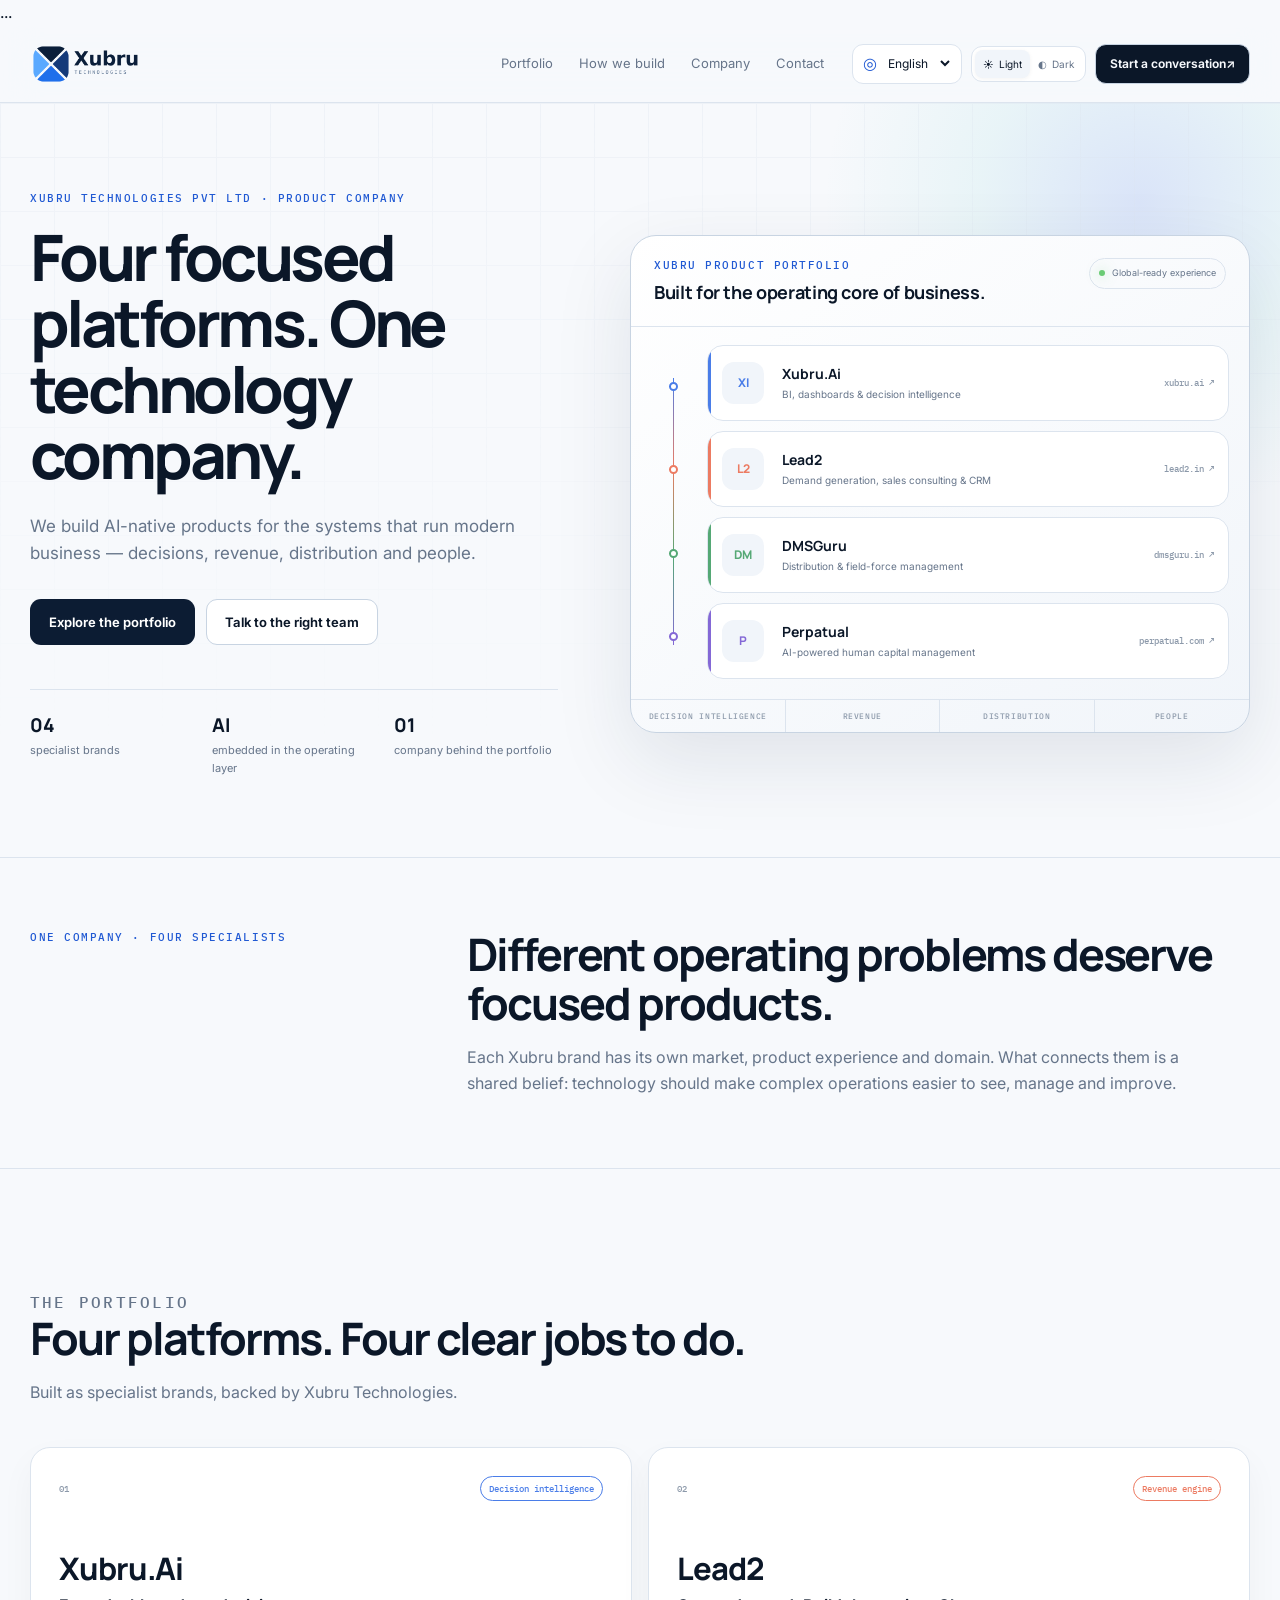
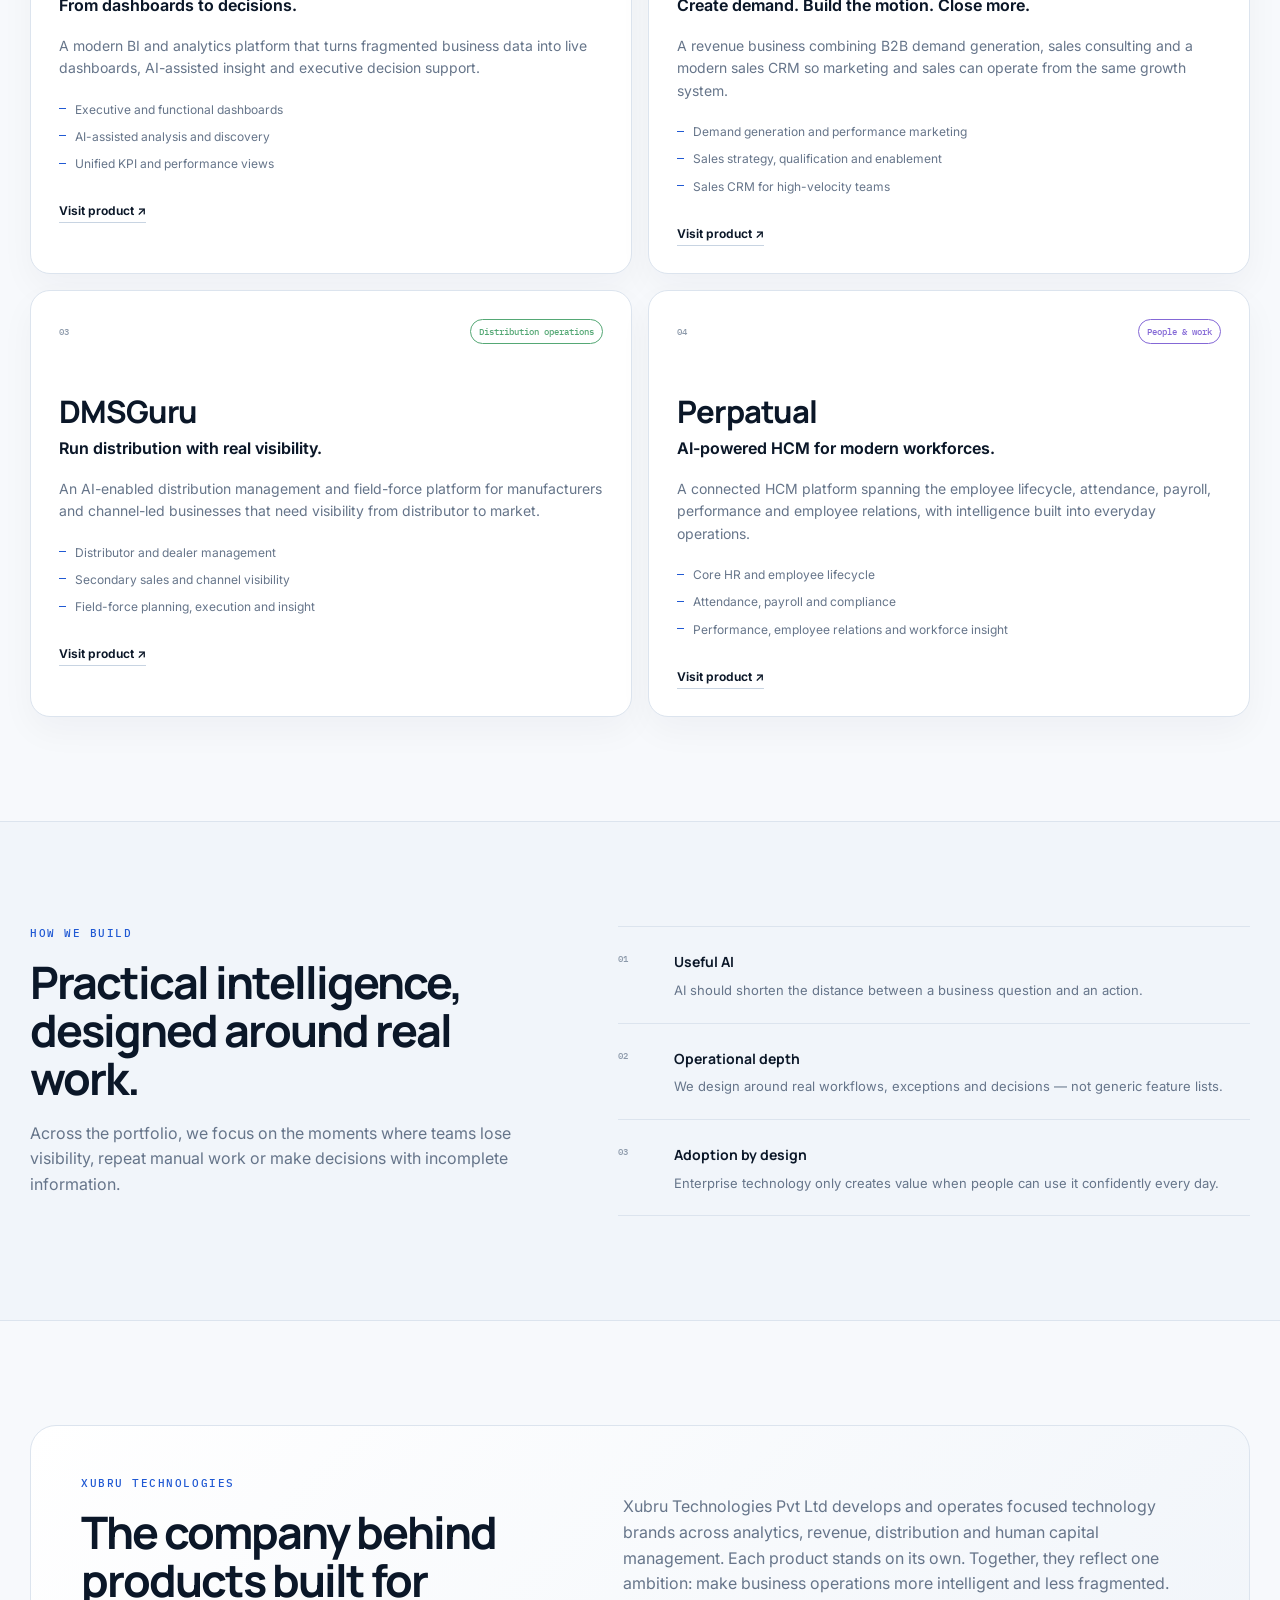
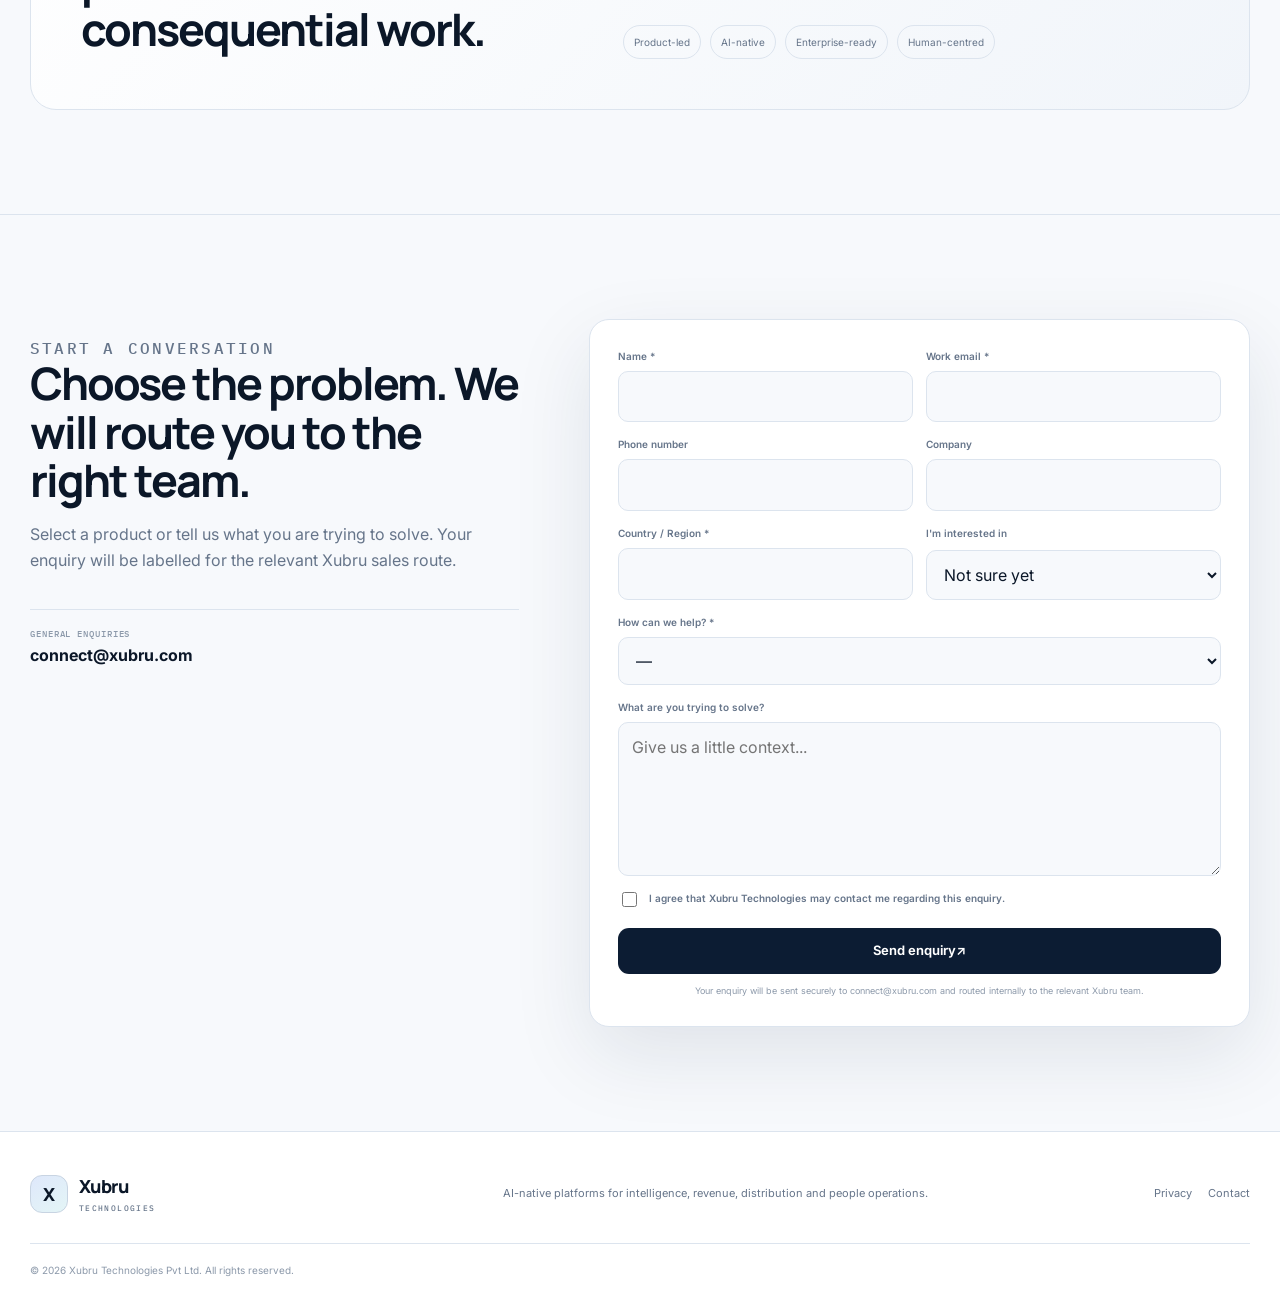
<file: index.html>
<!DOCTYPE html>
<html lang="en" dir="ltr" data-theme="light">
<head>
  <meta charset="UTF-8">
  <meta name="viewport" content="width=device-width, initial-scale=1.0">
  <!-- Google tag (gtag.js) -->
  <script async src="https://www.googletagmanager.com/gtag/js?id=G-X2NLSVJ3DQ"></script>
  <script>
    window.dataLayer = window.dataLayer || [];
    function gtag(){dataLayer.push(arguments);}
    gtag('js', new Date());
    gtag('config', 'G-X2NLSVJ3DQ');
  </script>

  <title>...</title>
  ...
</head>
  <meta name="theme-color" content="#f7f9fc">
  <meta name="robots" content="index,follow,max-image-preview:large,max-snippet:-1,max-video-preview:-1">
  <title>Xubru Technologies | AI, Revenue, Distribution & HCM Platforms</title>
  <meta name="description" content="Xubru Technologies builds AI-native platforms for business intelligence, revenue growth, distribution operations and human capital management.">
  <link rel="canonical" href="https://xubru.com/">
  <link rel="icon" href="favicon.svg" type="image/svg+xml">
  <meta property="og:type" content="website">
  <meta property="og:site_name" content="Xubru Technologies">
  <meta property="og:url" content="https://xubru.com/">
  <meta property="og:title" content="Xubru Technologies | Four Focused Platforms. One Technology Company.">
  <meta property="og:description" content="AI-native platforms across decision intelligence, revenue, distribution and people operations.">
  <meta property="og:image" content="https://xubru.com/og-image.png">
  <meta property="og:image:width" content="1200">
  <meta property="og:image:height" content="630">
  <meta name="twitter:card" content="summary_large_image">
  <meta name="twitter:title" content="Xubru Technologies | Four Focused Platforms. One Technology Company.">
  <meta name="twitter:description" content="AI-native platforms across decision intelligence, revenue, distribution and people operations.">
  <meta name="twitter:image" content="https://xubru.com/og-image.png">
  <link rel="preconnect" href="https://fonts.googleapis.com">
  <link rel="preconnect" href="https://fonts.gstatic.com" crossorigin>
  <link href="https://fonts.googleapis.com/css2?family=Inter:wght@400;500;600;700&family=Manrope:wght@500;600;700;800&family=IBM+Plex+Mono:wght@400;500&display=swap" rel="stylesheet">
  <script>(function(){try{var t=localStorage.getItem('xubru-theme');if(t==='dark'||t==='light')document.documentElement.dataset.theme=t}catch(e){}})();</script>
  <script type="application/ld+json">
  {
    "@context":"https://schema.org",
    "@graph":[
      {
        "@type":"Organization",
        "@id":"https://xubru.com/#organization",
        "name":"Xubru Technologies Pvt Ltd",
        "url":"https://xubru.com/",
        "email":"connect@xubru.com",
        "description":"Xubru Technologies builds AI-native platforms for business intelligence, revenue growth, distribution operations and human capital management.",
        "contactPoint":{"@type":"ContactPoint","contactType":"sales","email":"connect@xubru.com","availableLanguage":["English","Marathi","Tamil","Telugu","Bengali","French","Hebrew","Arabic","Chinese","Japanese"]},
        "brand":[
          {"@type":"Brand","name":"Xubru.Ai","url":"https://xubru.ai/"},
          {"@type":"Brand","name":"Lead2","url":"https://www.lead2.in/"},
          {"@type":"Brand","name":"DMSGuru","url":"https://dmsguru.in/"},
          {"@type":"Brand","name":"Perpatual","url":"https://www.perpatual.com/"}
        ]
      },
      {"@type":"WebSite","@id":"https://xubru.com/#website","url":"https://xubru.com/","name":"Xubru Technologies","publisher":{"@id":"https://xubru.com/#organization"},"inLanguage":["en","mr","ta","te","bn","fr","he","ar","zh","ja"]},
      {"@type":"ItemList","@id":"https://xubru.com/#portfolio","name":"Xubru Technologies product portfolio","numberOfItems":4,"itemListElement":[
        {"@type":"ListItem","position":1,"name":"Xubru.Ai","url":"https://xubru.ai/"},
        {"@type":"ListItem","position":2,"name":"Lead2","url":"https://www.lead2.in/"},
        {"@type":"ListItem","position":3,"name":"DMSGuru","url":"https://dmsguru.in/"},
        {"@type":"ListItem","position":4,"name":"Perpatual","url":"https://www.perpatual.com/"}
      ]}
    ]
  }
  </script>
  <link rel="stylesheet" href="styles.css">
  <style>
    .hp-field{position:absolute!important;left:-9999px!important;width:1px!important;height:1px!important;overflow:hidden!important;opacity:0!important;pointer-events:none!important}
    .form-status{display:none;margin-top:12px;padding:10px 12px;border-radius:10px;font-size:11px;line-height:1.5}
    .form-status.sending{display:block;background:var(--surface-2);color:var(--muted);border:1px solid var(--line)}
    .form-status.success{display:block;background:color-mix(in srgb,#2f9e62 10%,var(--surface));color:var(--text);border:1px solid color-mix(in srgb,#2f9e62 35%,var(--line))}
    .form-status.error{display:block;background:color-mix(in srgb,#c74747 9%,var(--surface));color:var(--text);border:1px solid color-mix(in srgb,#c74747 34%,var(--line))}
    .form-submit:disabled{opacity:.65;cursor:wait;transform:none!important}
  </style>
</head>
<body>
<a class="skip-link" href="#main" data-i18n="skip">Skip to content</a>
<header class="site-header" id="top">
  <div class="container nav-wrap">
  <a class="brand" href="/" aria-label="Xubru Technologies">
  <img
    src="xubru-logo.png"
    alt="Xubru Technologies"
    class="brand-logo"
  >
</a>
    <nav class="desktop-nav" aria-label="Primary navigation">
      <a href="#portfolio" data-i18n="navPortfolio">Portfolio</a>
      <a href="#philosophy" data-i18n="navPhilosophy">How we build</a>
      <a href="#company" data-i18n="navCompany">Company</a>
      <a href="#contact" data-i18n="navContact">Contact</a>
    </nav>
    <div class="header-actions">
      <label class="language-control" aria-label="Language">
        <span class="globe" aria-hidden="true">◎</span>
        <select id="languageSelect" aria-label="Choose language">
          <option value="en">English</option><option value="mr">मराठी</option><option value="ta">தமிழ்</option><option value="te">తెలుగు</option><option value="bn">বাংলা</option><option value="fr">Français</option><option value="he">עברית</option><option value="ar">العربية</option><option value="zh">中文</option><option value="ja">日本語</option>
        </select>
      </label>
      <div class="theme-switch" role="group" aria-label="Theme">
        <button type="button" data-theme-choice="light" class="active"><span aria-hidden="true">☀</span><span data-i18n="light">Light</span></button>
        <button type="button" data-theme-choice="dark"><span aria-hidden="true">◐</span><span data-i18n="dark">Dark</span></button>
      </div>
      <button class="conversation-button" type="button" data-open-conversation><span data-i18n="startConversation">Start a conversation</span><span aria-hidden="true">↗</span></button>
      <button class="nav-toggle" id="navToggle" aria-expanded="false" aria-controls="mobileNav" aria-label="Open navigation"><span></span><span></span><span></span></button>
    </div>
  </div>
  <div class="mobile-nav" id="mobileNav"><div class="container mobile-nav-inner">
    <a href="#portfolio" data-i18n="navPortfolio">Portfolio</a><a href="#philosophy" data-i18n="navPhilosophy">How we build</a><a href="#company" data-i18n="navCompany">Company</a><a href="#contact" data-i18n="navContact">Contact</a><button type="button" data-open-conversation><span data-i18n="startConversation">Start a conversation</span> ↗</button>
  </div></div>
</header>
<main id="main">
  <section class="hero">
    <div class="hero-grid-pattern" aria-hidden="true"></div>
    <div class="container hero-grid">
      <div class="hero-copy reveal">
        <p class="eyebrow" data-i18n="heroKicker">Xubru Technologies Pvt Ltd · Product company</p>
        <h1 data-i18n="heroTitle">Four focused platforms. One technology company.</h1>
        <p class="hero-lead" data-i18n="heroLead">We build AI-native products for the systems that run modern business — decisions, revenue, distribution and people.</p>
        <div class="hero-actions"><a class="button button-primary" href="#portfolio" data-i18n="explorePortfolio">Explore the portfolio</a><button class="button button-secondary" type="button" data-open-conversation data-i18n="talkTeam">Talk to the right team</button></div>
        <div class="hero-stats"><div><strong>04</strong><span data-i18n="statBrands">specialist brands</span></div><div><strong>AI</strong><span data-i18n="statAI">embedded in the operating layer</span></div><div><strong>01</strong><span data-i18n="statCompany">company behind the portfolio</span></div></div>
      </div>
      <div class="portfolio-showcase reveal" aria-label="Xubru Technologies portfolio">
        <div class="showcase-top"><div><span class="mini-label" data-i18n="showcaseLabel">XUBRU PRODUCT PORTFOLIO</span><strong data-i18n="showcaseTitle">Built for the operating core of business.</strong></div><span class="global-chip"><i></i><span data-i18n="globalReady">Global-ready experience</span></span></div>
        <div class="showcase-body">
          <div class="signal-rail" aria-hidden="true"><span></span><span></span><span></span><span></span></div>
          <div class="portfolio-stack">
            <a class="stack-card accent-blue" href="https://xubru.ai/" target="_blank" rel="noopener"><div class="stack-icon">XI</div><div><strong>Xubru.Ai</strong><span data-i18n="xubruShort">BI, dashboards & decision intelligence</span></div><small>xubru.ai ↗</small></a>
            <a class="stack-card accent-coral" href="https://www.lead2.in/" target="_blank" rel="noopener"><div class="stack-icon">L2</div><div><strong>Lead2</strong><span data-i18n="leadShort">Demand generation, sales consulting & CRM</span></div><small>lead2.in ↗</small></a>
            <a class="stack-card accent-green" href="https://dmsguru.in/" target="_blank" rel="noopener"><div class="stack-icon">DM</div><div><strong>DMSGuru</strong><span data-i18n="dmsShort">Distribution & field-force management</span></div><small>dmsguru.in ↗</small></a>
            <a class="stack-card accent-violet" href="https://www.perpatual.com/" target="_blank" rel="noopener"><div class="stack-icon">P</div><div><strong>Perpatual</strong><span data-i18n="perpShort">AI-powered human capital management</span></div><small>perpatual.com ↗</small></a>
          </div>
        </div>
        <div class="showcase-bottom"><span data-i18n="showcaseFoot1">Decision intelligence</span><span data-i18n="showcaseFoot2">Revenue</span><span data-i18n="showcaseFoot3">Distribution</span><span data-i18n="showcaseFoot4">People</span></div>
      </div>
    </div>
  </section>
  <section class="statement"><div class="container statement-grid reveal"><p class="section-label" data-i18n="statementLabel">ONE COMPANY · FOUR SPECIALISTS</p><div><h2 data-i18n="statementTitle">Different operating problems deserve focused products.</h2><p data-i18n="statementText">Each Xubru brand has its own market, product experience and domain. What connects them is a shared belief: technology should make complex operations easier to see, manage and improve.</p></div></div></section>
  <section class="section portfolio" id="portfolio"><div class="container">
    <div class="section-heading reveal"><p class="section-label" data-i18n="portfolioLabel">THE PORTFOLIO</p><h2 data-i18n="portfolioTitle">Four platforms. Four clear jobs to do.</h2><p data-i18n="portfolioText">Built as specialist brands, backed by Xubru Technologies.</p></div>
    <div class="product-grid">
      <article class="product-card reveal"><div class="product-top"><span>01</span><span class="product-pill pill-blue" data-i18n="catAI">Decision intelligence</span></div><h3>Xubru.Ai</h3><p class="product-tagline" data-i18n="xubruTag">From dashboards to decisions.</p><p class="product-desc" data-i18n="xubruDesc">A modern BI and analytics platform that turns fragmented business data into live dashboards, AI-assisted insight and executive decision support.</p><ul><li data-i18n="xubruF1">Executive and functional dashboards</li><li data-i18n="xubruF2">AI-assisted analysis and discovery</li><li data-i18n="xubruF3">Unified KPI and performance views</li></ul><a href="https://xubru.ai/" target="_blank" rel="noopener"><span data-i18n="visit">Visit product</span> ↗</a></article>
      <article class="product-card reveal"><div class="product-top"><span>02</span><span class="product-pill pill-coral" data-i18n="catLead">Revenue engine</span></div><h3>Lead2</h3><p class="product-tagline" data-i18n="leadTag">Create demand. Build the motion. Close more.</p><p class="product-desc" data-i18n="leadDesc">A revenue business combining B2B demand generation, sales consulting and a modern sales CRM so marketing and sales can operate from the same growth system.</p><ul><li data-i18n="leadF1">Demand generation and performance marketing</li><li data-i18n="leadF2">Sales strategy, qualification and enablement</li><li data-i18n="leadF3">Sales CRM for high-velocity teams</li></ul><a href="https://www.lead2.in/" target="_blank" rel="noopener"><span data-i18n="visit">Visit product</span> ↗</a></article>
      <article class="product-card reveal"><div class="product-top"><span>03</span><span class="product-pill pill-green" data-i18n="catDMS">Distribution operations</span></div><h3>DMSGuru</h3><p class="product-tagline" data-i18n="dmsTag">Run distribution with real visibility.</p><p class="product-desc" data-i18n="dmsDesc">An AI-enabled distribution management and field-force platform for manufacturers and channel-led businesses that need visibility from distributor to market.</p><ul><li data-i18n="dmsF1">Distributor and dealer management</li><li data-i18n="dmsF2">Secondary sales and channel visibility</li><li data-i18n="dmsF3">Field-force planning, execution and insight</li></ul><a href="https://dmsguru.in/" target="_blank" rel="noopener"><span data-i18n="visit">Visit product</span> ↗</a></article>
      <article class="product-card reveal"><div class="product-top"><span>04</span><span class="product-pill pill-violet" data-i18n="catHCM">People & work</span></div><h3>Perpatual</h3><p class="product-tagline" data-i18n="perpTag">AI-powered HCM for modern workforces.</p><p class="product-desc" data-i18n="perpDesc">A connected HCM platform spanning the employee lifecycle, attendance, payroll, performance and employee relations, with intelligence built into everyday operations.</p><ul><li data-i18n="perpF1">Core HR and employee lifecycle</li><li data-i18n="perpF2">Attendance, payroll and compliance</li><li data-i18n="perpF3">Performance, employee relations and workforce insight</li></ul><a href="https://www.perpatual.com/" target="_blank" rel="noopener"><span data-i18n="visit">Visit product</span> ↗</a></article>
    </div>
  </div></section>
  <section class="section philosophy" id="philosophy"><div class="container philosophy-grid"><div class="philosophy-copy reveal"><p class="section-label" data-i18n="philosophyLabel">HOW WE BUILD</p><h2 data-i18n="philosophyTitle">Practical intelligence, designed around real work.</h2><p data-i18n="philosophyText">Across the portfolio, we focus on the moments where teams lose visibility, repeat manual work or make decisions with incomplete information.</p></div><div class="principle-list reveal"><div><span>01</span><section><strong data-i18n="p1Title">Useful AI</strong><p data-i18n="p1Text">AI should shorten the distance between a business question and an action.</p></section></div><div><span>02</span><section><strong data-i18n="p2Title">Operational depth</strong><p data-i18n="p2Text">We design around real workflows, exceptions and decisions — not generic feature lists.</p></section></div><div><span>03</span><section><strong data-i18n="p3Title">Adoption by design</strong><p data-i18n="p3Text">Enterprise technology only creates value when people can use it confidently every day.</p></section></div></div></div></section>
  <section class="section company" id="company"><div class="container company-panel reveal"><div><p class="section-label" data-i18n="companyLabel">XUBRU TECHNOLOGIES</p><h2 data-i18n="companyTitle">The company behind products built for consequential work.</h2></div><div class="company-copy"><p data-i18n="companyText">Xubru Technologies Pvt Ltd develops and operates focused technology brands across analytics, revenue, distribution and human capital management. Each product stands on its own. Together, they reflect one ambition: make business operations more intelligent and less fragmented.</p><div class="company-tags"><span data-i18n="tagProduct">Product-led</span><span data-i18n="tagAI">AI-native</span><span data-i18n="tagEnterprise">Enterprise-ready</span><span data-i18n="tagHuman">Human-centred</span></div></div></div></section>
  <section class="section contact" id="contact"><div class="container contact-grid"><div class="contact-copy reveal"><p class="section-label" data-i18n="contactLabel">START A CONVERSATION</p><h2 data-i18n="contactTitle">Choose the problem. We will route you to the right team.</h2><p data-i18n="contactText">Select a product or tell us what you are trying to solve. Every enquiry comes centrally to Xubru Technologies and is routed internally to the relevant team.</p><div class="contact-email"><span data-i18n="generalEnquiries">General enquiries</span><a href="mailto:connect@xubru.com">connect@xubru.com</a></div></div><div class="contact-card reveal">
   <form
  id="contactForm"
  action="https://api.web3forms.com/submit"
  method="POST"
>
  <input
    type="hidden"
    name="access_key"
    value="59ce34d4-208a-488d-bb53-bccffa3bd193"
  >

  <input
    type="hidden"
    name="from_name"
    value="Xubru Technologies Website"
  >

  <input
    type="hidden"
    name="subject"
    value="New enquiry from Xubru Technologies website"
  >

  <input
    type="hidden"
    name="route"
    id="routeField"
    value="General"
  >
      <input type="checkbox" name="botcheck" class="hp-field" tabindex="-1" autocomplete="off" aria-hidden="true">

      <div class="form-row">
        <label><span data-i18n="name">Name *</span><input type="text" name="name" required autocomplete="name"></label>
        <label><span data-i18n="workEmail">Work email *</span><input type="email" name="email" required autocomplete="email"></label>
      </div>

      <div class="form-row">
        <label><span data-form-i18n="phone">Phone number</span><input type="tel" name="phone" autocomplete="tel"></label>
        <label><span data-i18n="companyName">Company</span><input type="text" name="company" autocomplete="organization"></label>
      </div>

      <div class="form-row">
        <label><span data-form-i18n="country">Country / Region *</span><input type="text" name="country" required autocomplete="country-name"></label>
        <label><span data-i18n="interest">I'm interested in</span><select name="interest" id="interestSelect"><option value="General" data-i18n="optGeneral">Not sure yet</option><option value="Xubru.Ai">Xubru.Ai</option><option value="Lead2">Lead2</option><option value="DMSGuru">DMSGuru</option><option value="Perpatual">Perpatual</option></select></label>
      </div>

      <label><span data-form-i18n="needType">How can we help? *</span>
        <select name="need_type" required>
          <option value="" selected disabled>—</option>
          <option value="Product demo / evaluation" data-form-i18n="needDemo">Product demo / evaluation</option>
          <option value="Pricing / commercial proposal" data-form-i18n="needPricing">Pricing / commercial proposal</option>
          <option value="Implementation / integration" data-form-i18n="needImplementation">Implementation / integration</option>
          <option value="Partnership / alliance" data-form-i18n="needPartnership">Partnership / alliance</option>
          <option value="Other / not sure yet" data-form-i18n="needOther">Other / not sure yet</option>
        </select>
      </label>

      <label><span data-i18n="problem">What are you trying to solve?</span><textarea name="message" rows="5" required data-i18n-placeholder="messagePlaceholder" placeholder="Give us a little context..."></textarea></label>
      <label class="consent"><input type="checkbox" required><span data-i18n="consent">I agree that Xubru Technologies may contact me regarding this enquiry.</span></label>
      <button class="button button-primary form-submit" type="submit"><span data-i18n="sendEnquiry">Send enquiry</span> ↗</button>
      <p class="form-note" data-form-i18n="formNoteCentral">Your enquiry will be sent securely to connect@xubru.com and routed internally to the relevant Xubru team.</p>
      <div class="form-status" id="formStatus" role="status" aria-live="polite"></div>
    </form>
  </div></div></section>
</main>
<footer class="footer"><div class="container footer-grid"><a class="brand" href="#top"><span class="brand-mark">X</span><span class="brand-copy"><strong>Xubru</strong><small>Technologies</small></span></a><p data-i18n="footerText">AI-native platforms for intelligence, revenue, distribution and people operations.</p><div class="footer-links"><a href="privacy.html" data-i18n="privacy">Privacy</a><a href="mailto:connect@xubru.com" data-i18n="navContact">Contact</a></div></div><div class="container footer-bottom">© 2026 Xubru Technologies Pvt Ltd. <span data-i18n="rights">All rights reserved.</span></div></footer>
<dialog class="conversation-modal" id="conversationModal"><div class="modal-shell"><button class="modal-close" type="button" data-close-conversation aria-label="Close">×</button><p class="section-label" data-i18n="modalLabel">CHOOSE A TEAM</p><h2 data-i18n="modalTitle">What would you like to discuss?</h2><p class="modal-intro" data-i18n="modalText">Choose one of the four businesses and we will pre-route your enquiry.</p><div class="route-grid"><button type="button" data-route-choice="Xubru.Ai"><span class="route-icon blue">XI</span><strong>Xubru.Ai</strong><small data-i18n="xubruShort">BI, dashboards & decision intelligence</small><em>↗</em></button><button type="button" data-route-choice="Lead2"><span class="route-icon coral">L2</span><strong>Lead2</strong><small data-i18n="leadShort">Demand generation, sales consulting & CRM</small><em>↗</em></button><button type="button" data-route-choice="DMSGuru"><span class="route-icon green">DM</span><strong>DMSGuru</strong><small data-i18n="dmsShort">Distribution & field-force management</small><em>↗</em></button><button type="button" data-route-choice="Perpatual"><span class="route-icon violet">P</span><strong>Perpatual</strong><small data-i18n="perpShort">AI-powered human capital management</small><em>↗</em></button></div></div></dialog>
<script src="script.js"></script>
</body></html>
</file>
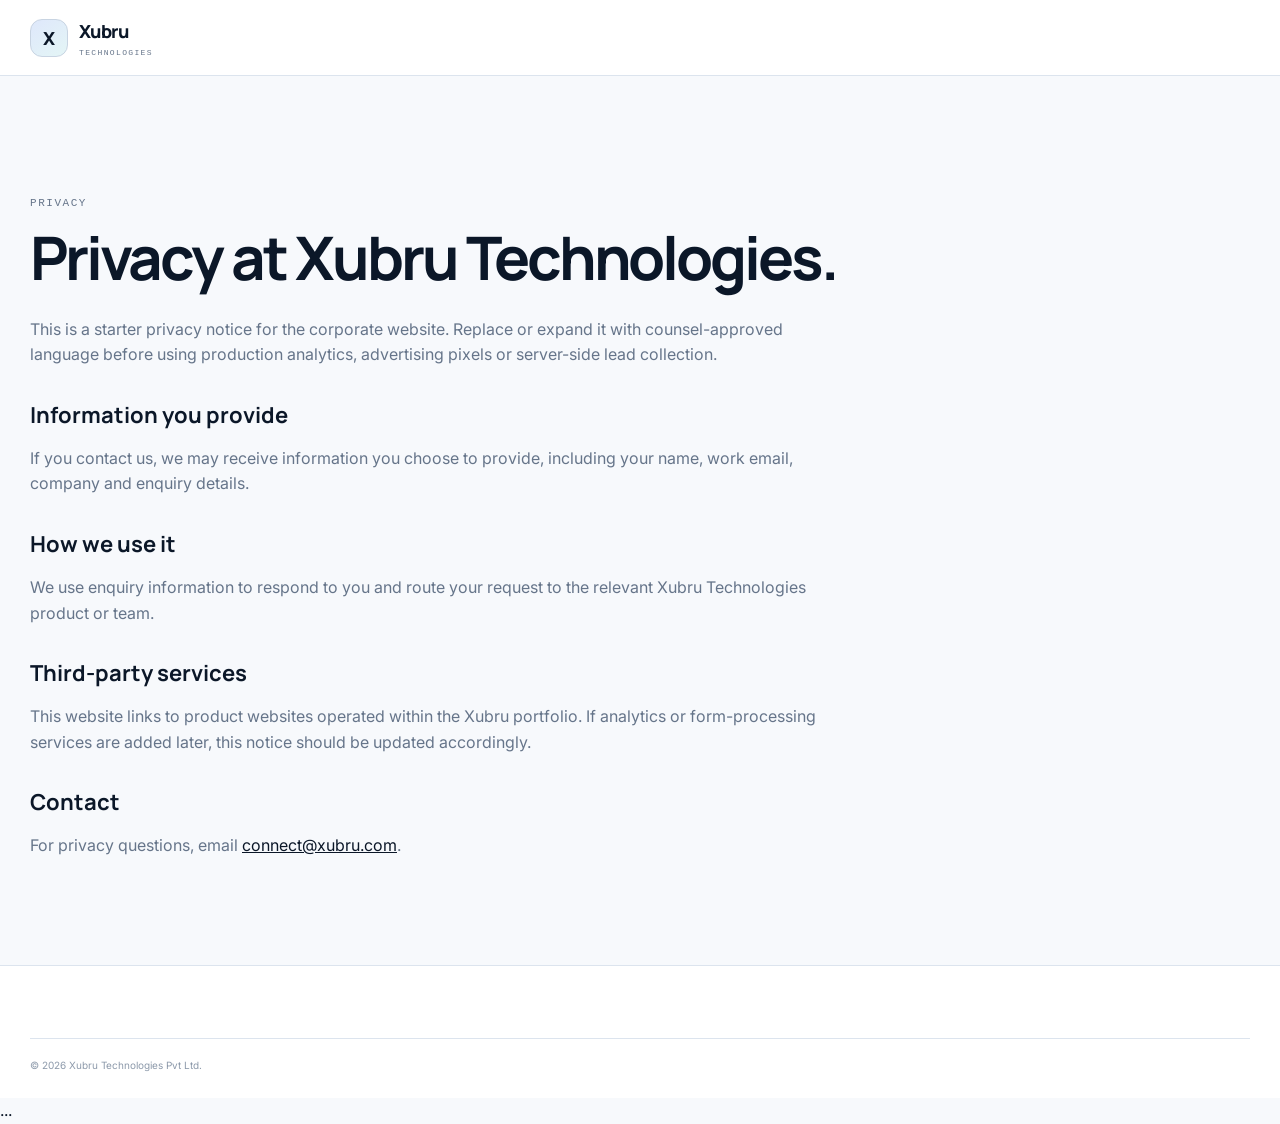
<file: privacy.html>
<!DOCTYPE html><html lang="en" data-theme="light"><head><meta charset="UTF-8"><meta name="viewport" content="width=device-width,initial-scale=1"><meta name="theme-color" content="#f7f9fc"><title>Privacy | Xubru Technologies</title><meta name="description" content="Privacy information for Xubru Technologies."><link rel="canonical" href="https://xubru.com/privacy.html"><link rel="icon" href="favicon.svg" type="image/svg+xml"><link rel="preconnect" href="https://fonts.googleapis.com"><link rel="preconnect" href="https://fonts.gstatic.com" crossorigin><link href="https://fonts.googleapis.com/css2?family=Inter:wght@400;500;600;700&family=Manrope:wght@500;600;700;800&display=swap" rel="stylesheet"><link rel="stylesheet" href="styles.css"><style>.legal{padding:120px 0 90px;min-height:78vh}.legal article{max-width:820px}.legal h1{font:720 clamp(38px,5vw,60px)/1.02 var(--display);letter-spacing:-.05em;margin:0 0 28px}.legal h2{font:700 22px var(--display);margin:32px 0 10px}.legal p{color:var(--muted)}.legal a{color:var(--text)}.simple-head{height:76px;border-bottom:1px solid var(--line);display:flex;align-items:center;background:var(--surface)}</style></head><body><header class="simple-head"><div class="container"><a class="brand" href="index.html"><span class="brand-mark">X</span><span class="brand-copy"><strong>Xubru</strong><small>Technologies</small></span></a></div></header><main class="legal"><div class="container"><article><p class="section-label">PRIVACY</p><h1>Privacy at Xubru Technologies.</h1><p>This is a starter privacy notice for the corporate website. Replace or expand it with counsel-approved language before using production analytics, advertising pixels or server-side lead collection.</p><h2>Information you provide</h2><p>If you contact us, we may receive information you choose to provide, including your name, work email, company and enquiry details.</p><h2>How we use it</h2><p>We use enquiry information to respond to you and route your request to the relevant Xubru Technologies product or team.</p><h2>Third-party services</h2><p>This website links to product websites operated within the Xubru portfolio. If analytics or form-processing services are added later, this notice should be updated accordingly.</p><h2>Contact</h2><p>For privacy questions, email <a href="mailto:connect@xubru.com">connect@xubru.com</a>.</p></article></div></main><footer class="footer"><div class="container footer-bottom">© 2026 Xubru Technologies Pvt Ltd.</div></footer></body></html>
<head>
  <meta charset="UTF-8">
  <meta name="viewport" content="width=device-width, initial-scale=1.0">

  <!-- Google tag (gtag.js) -->
  <script async src="https://www.googletagmanager.com/gtag/js?id=G-X2NLSVJ3DQ"></script>
  <script>
    window.dataLayer = window.dataLayer || [];
    function gtag(){dataLayer.push(arguments);}
    gtag('js', new Date());
    gtag('config', 'G-X2NLSVJ3DQ');
  </script>

  <title>...</title>
  ...
</head>
</file>
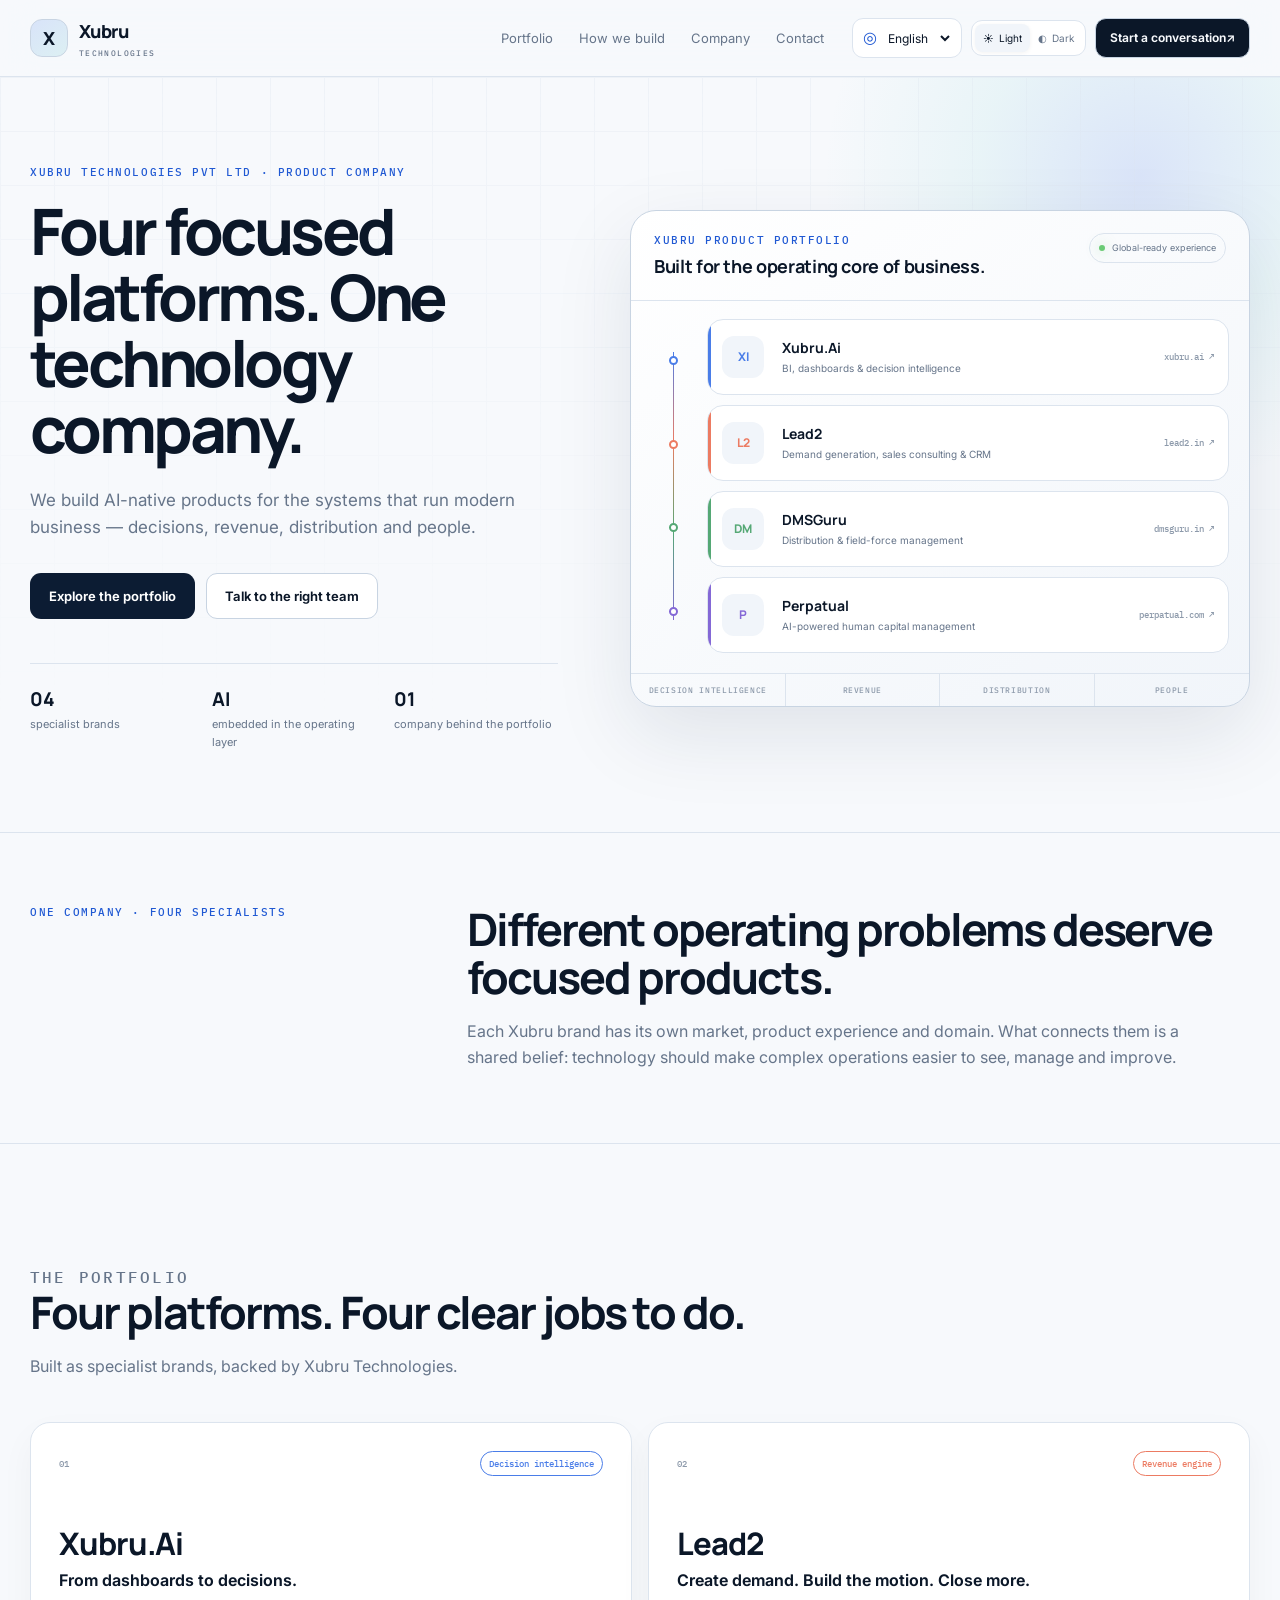
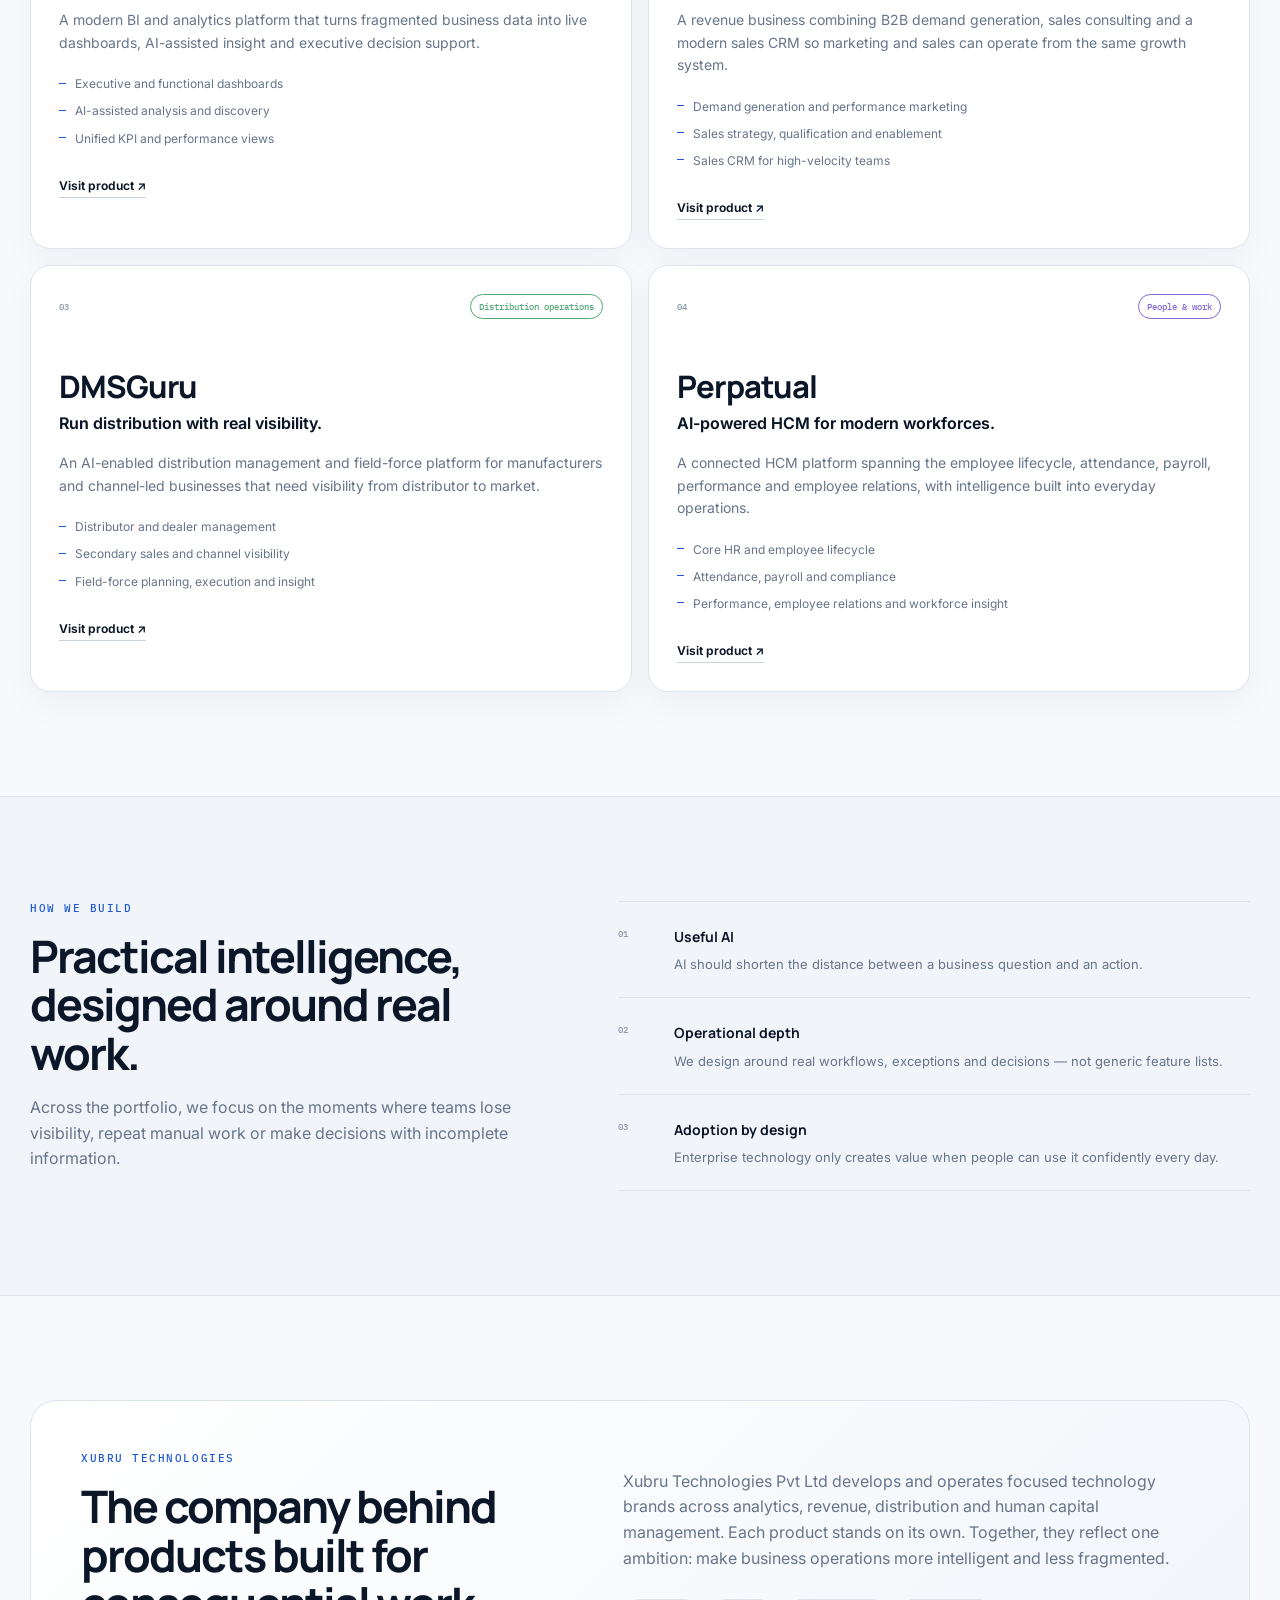
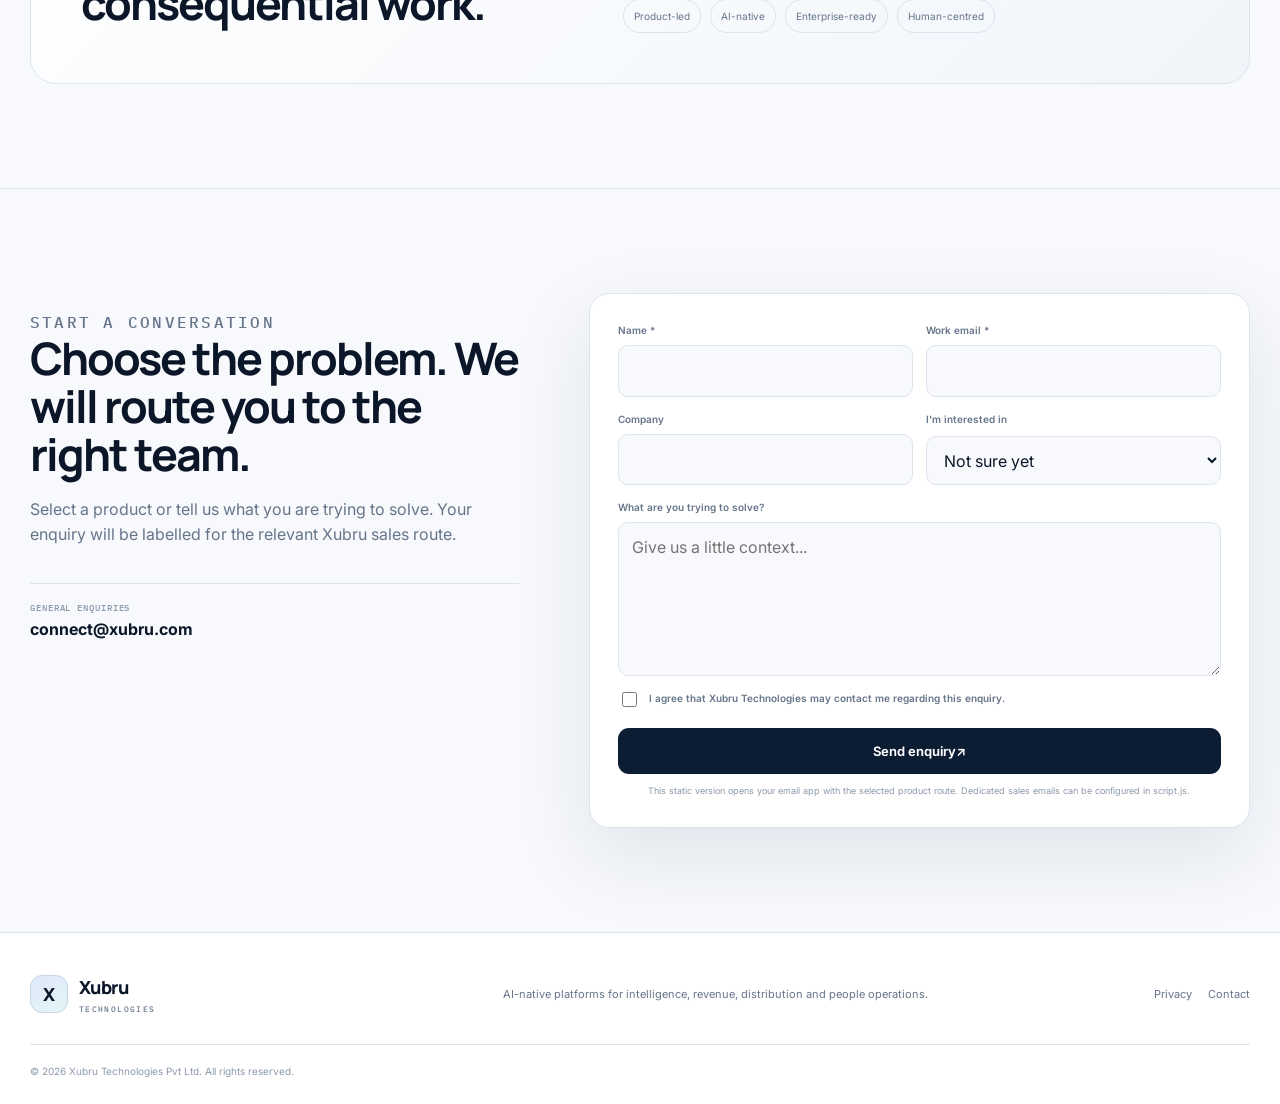
<file: xubru-standalone.html>
<!DOCTYPE html>
<html lang="en" dir="ltr" data-theme="light">
<head>
  <meta charset="UTF-8">
  <meta name="viewport" content="width=device-width, initial-scale=1.0">
  <meta name="theme-color" content="#f7f9fc">
  <meta name="robots" content="index,follow,max-image-preview:large,max-snippet:-1,max-video-preview:-1">
  <title>Xubru Technologies | AI, Revenue, Distribution & HCM Platforms</title>
  <meta name="description" content="Xubru Technologies builds AI-native platforms for business intelligence, revenue growth, distribution operations and human capital management.">
  <link rel="canonical" href="https://xubru.com/">
  <link rel="icon" href="data:image/svg+xml,%3Csvg%20xmlns%3D%22http%3A//www.w3.org/2000/svg%22%20viewBox%3D%220%200%2064%2064%22%3E%3Cdefs%3E%3ClinearGradient%20id%3D%22g%22%20x1%3D%220%22%20x2%3D%221%22%20y1%3D%220%22%20y2%3D%221%22%3E%3Cstop%20offset%3D%220%22%20stop-color%3D%22%234a7de8%22/%3E%3Cstop%20offset%3D%221%22%20stop-color%3D%22%233ebbc0%22/%3E%3C/linearGradient%3E%3C/defs%3E%3Crect%20width%3D%2264%22%20height%3D%2264%22%20rx%3D%2216%22%20fill%3D%22%23fff%22/%3E%3Crect%20x%3D%227%22%20y%3D%227%22%20width%3D%2250%22%20height%3D%2250%22%20rx%3D%2214%22%20fill%3D%22%23f1f5fa%22%20stroke%3D%22%23d7e0eb%22/%3E%3Cpath%20d%3D%22M19%2018h8l5%208%205-8h8L37%2031l10%2015h-8l-7-9-6%209h-8l10-15z%22%20fill%3D%22url%28%23g%29%22/%3E%3C/svg%3E%0A" type="image/svg+xml">
  <meta property="og:type" content="website">
  <meta property="og:site_name" content="Xubru Technologies">
  <meta property="og:url" content="https://xubru.com/">
  <meta property="og:title" content="Xubru Technologies | Four Focused Platforms. One Technology Company.">
  <meta property="og:description" content="AI-native platforms across decision intelligence, revenue, distribution and people operations.">
  <meta property="og:image" content="https://xubru.com/og-image.png">
  <meta property="og:image:width" content="1200">
  <meta property="og:image:height" content="630">
  <meta name="twitter:card" content="summary_large_image">
  <meta name="twitter:title" content="Xubru Technologies | Four Focused Platforms. One Technology Company.">
  <meta name="twitter:description" content="AI-native platforms across decision intelligence, revenue, distribution and people operations.">
  <meta name="twitter:image" content="https://xubru.com/og-image.png">
  <link rel="preconnect" href="https://fonts.googleapis.com">
  <link rel="preconnect" href="https://fonts.gstatic.com" crossorigin>
  <link href="https://fonts.googleapis.com/css2?family=Inter:wght@400;500;600;700&family=Manrope:wght@500;600;700;800&family=IBM+Plex+Mono:wght@400;500&display=swap" rel="stylesheet">
  <script>(function(){try{var t=localStorage.getItem('xubru-theme');if(t==='dark'||t==='light')document.documentElement.dataset.theme=t}catch(e){}})();</script>
  <script type="application/ld+json">
  {
    "@context":"https://schema.org",
    "@graph":[
      {
        "@type":"Organization",
        "@id":"https://xubru.com/#organization",
        "name":"Xubru Technologies Pvt Ltd",
        "url":"https://xubru.com/",
        "email":"connect@xubru.com",
        "description":"Xubru Technologies builds AI-native platforms for business intelligence, revenue growth, distribution operations and human capital management.",
        "contactPoint":{"@type":"ContactPoint","contactType":"sales","email":"connect@xubru.com","availableLanguage":["English","Marathi","Tamil","Telugu","Bengali","French","Hebrew","Arabic","Chinese","Japanese"]},
        "brand":[
          {"@type":"Brand","name":"Xubru.Ai","url":"https://xubru.ai/"},
          {"@type":"Brand","name":"Lead2","url":"https://www.lead2.in/"},
          {"@type":"Brand","name":"DMSGuru","url":"https://dmsguru.in/"},
          {"@type":"Brand","name":"Perpatual","url":"https://www.perpatual.com/"}
        ]
      },
      {"@type":"WebSite","@id":"https://xubru.com/#website","url":"https://xubru.com/","name":"Xubru Technologies","publisher":{"@id":"https://xubru.com/#organization"},"inLanguage":["en","mr","ta","te","bn","fr","he","ar","zh","ja"]},
      {"@type":"ItemList","@id":"https://xubru.com/#portfolio","name":"Xubru Technologies product portfolio","numberOfItems":4,"itemListElement":[
        {"@type":"ListItem","position":1,"name":"Xubru.Ai","url":"https://xubru.ai/"},
        {"@type":"ListItem","position":2,"name":"Lead2","url":"https://www.lead2.in/"},
        {"@type":"ListItem","position":3,"name":"DMSGuru","url":"https://dmsguru.in/"},
        {"@type":"ListItem","position":4,"name":"Perpatual","url":"https://www.perpatual.com/"}
      ]}
    ]
  }
  </script>
  <style>
:root{--bg:#f7f9fc;--surface:#fff;--surface-2:#f1f5fa;--text:#0b1728;--muted:#66758a;--soft:#8c99aa;--line:#dce4ee;--line-strong:#c8d4e2;--nav-bg:rgba(247,249,252,.9);--shadow:0 28px 80px rgba(21,41,70,.10);--brand:#2059d3;--blue:#4a7de8;--cyan:#3ebbc0;--coral:#ec7b62;--green:#55a875;--violet:#8468d6;--button:#0c1c33;--button-text:#fff;--display:'Manrope',sans-serif;--body:'Inter',sans-serif;--mono:'IBM Plex Mono',monospace;--container:1220px}
html[data-theme="dark"]{--bg:#07111f;--surface:#0c1a2c;--surface-2:#0a1626;--text:#f2f6fb;--muted:#a7b5c7;--soft:#778ba3;--line:rgba(255,255,255,.10);--line-strong:rgba(255,255,255,.18);--nav-bg:rgba(7,17,31,.90);--shadow:0 30px 90px rgba(0,0,0,.32);--brand:#77a7ff;--blue:#78a5ff;--cyan:#68d9d7;--coral:#ff957f;--green:#81c99a;--violet:#aa95ef;--button:#f4f7fb;--button-text:#07111f}
*{box-sizing:border-box}html{scroll-behavior:smooth}body{margin:0;background:var(--bg);color:var(--text);font-family:var(--body);line-height:1.6;-webkit-font-smoothing:antialiased;transition:background .25s,color .25s}body.modal-open{overflow:hidden}a{color:inherit}button,input,select,textarea{font:inherit;color:inherit}.container{width:min(var(--container),calc(100% - 48px));margin:auto}.section{padding:104px 0}.section-label,.eyebrow,.mini-label{font:500 11px/1.4 var(--mono);letter-spacing:.14em;text-transform:uppercase;color:var(--brand)}.skip-link{position:fixed;top:-60px;left:16px;z-index:3000;background:var(--text);color:var(--bg);padding:10px 14px;border-radius:9px}.skip-link:focus{top:16px}:focus-visible{outline:2px solid var(--brand);outline-offset:3px}
.site-header{position:sticky;top:0;z-index:1000;background:var(--nav-bg);backdrop-filter:blur(18px) saturate(150%);border-bottom:1px solid var(--line)}.nav-wrap{height:76px;display:flex;align-items:center;gap:28px}.brand{display:flex;align-items:center;gap:11px;text-decoration:none;flex:0 0 auto}.brand-mark{width:38px;height:38px;border-radius:12px;display:grid;place-items:center;background:linear-gradient(145deg,rgba(74,125,232,.18),rgba(62,187,192,.14));border:1px solid var(--line-strong);font:800 18px var(--display)}.brand-copy{display:flex;flex-direction:column;line-height:1}.brand-copy strong{font:800 18px var(--display);letter-spacing:-.03em}.brand-copy small{margin-top:5px;color:var(--muted);font:500 8px var(--mono);letter-spacing:.17em;text-transform:uppercase}.desktop-nav{display:flex;align-items:center;gap:26px;margin-left:auto}.desktop-nav a{font-size:13px;color:var(--muted);text-decoration:none}.desktop-nav a:hover{color:var(--text)}.header-actions{display:flex;align-items:center;gap:9px}.language-control{height:40px;display:flex;align-items:center;gap:7px;padding:0 8px 0 10px;border:1px solid var(--line);border-radius:11px;background:var(--surface)}.language-control .globe{font-size:16px;color:var(--brand)}.language-control select{border:0;background:transparent;outline:none;font-size:12px;max-width:92px}.theme-switch{display:flex;border:1px solid var(--line);background:var(--surface);border-radius:11px;padding:3px}.theme-switch button{border:0;background:transparent;border-radius:8px;padding:6px 8px;display:flex;gap:5px;align-items:center;font-size:10px;color:var(--muted);cursor:pointer}.theme-switch button.active{background:var(--surface-2);color:var(--text);box-shadow:0 1px 4px rgba(0,0,0,.05)}.conversation-button{height:40px;padding:0 14px;border-radius:11px;border:1px solid var(--line-strong);background:var(--text);color:var(--bg);font-weight:650;font-size:12px;cursor:pointer}.nav-toggle{display:none;border:0;background:transparent;width:42px;height:42px;padding:10px;cursor:pointer}.nav-toggle span{display:block;height:2px;background:var(--text);margin:5px 0}.mobile-nav{display:none}
.hero{position:relative;overflow:hidden;padding:88px 0 80px;border-bottom:1px solid var(--line)}.hero-grid-pattern{position:absolute;inset:0;opacity:.32;pointer-events:none;background-image:linear-gradient(var(--line) 1px,transparent 1px),linear-gradient(90deg,var(--line) 1px,transparent 1px);background-size:54px 54px;mask-image:linear-gradient(to bottom,#000,transparent 88%)}.hero:before{content:"";position:absolute;width:640px;height:640px;right:-180px;top:-220px;border-radius:50%;background:radial-gradient(circle,rgba(74,125,232,.17),rgba(62,187,192,.08) 36%,transparent 70%)}.hero-grid{position:relative;display:grid;grid-template-columns:.92fr 1.08fr;gap:72px;align-items:center}.eyebrow{margin:0 0 18px}.hero h1{font:750 clamp(46px,5vw,70px)/1.03 var(--display);letter-spacing:-.055em;margin:0;max-width:720px}.hero-lead{font-size:17px;color:var(--muted);max-width:650px;margin:25px 0 0}.hero-actions{display:flex;gap:11px;flex-wrap:wrap;margin-top:32px}.button{min-height:46px;padding:0 18px;border-radius:11px;border:1px solid transparent;display:inline-flex;align-items:center;justify-content:center;text-decoration:none;font-weight:650;font-size:13px;cursor:pointer}.button-primary{background:var(--button);color:var(--button-text)}.button-secondary{background:var(--surface);border-color:var(--line-strong);color:var(--text)}.button:hover{transform:translateY(-1px)}.hero-stats{display:grid;grid-template-columns:repeat(3,1fr);gap:18px;margin-top:44px;padding-top:22px;border-top:1px solid var(--line)}.hero-stats div{display:flex;flex-direction:column;gap:4px}.hero-stats strong{font:750 19px var(--display)}.hero-stats span{font-size:11px;color:var(--muted)}
.portfolio-showcase{background:linear-gradient(145deg,var(--surface),var(--surface-2));border:1px solid var(--line-strong);border-radius:26px;box-shadow:var(--shadow);overflow:hidden}.showcase-top{display:flex;align-items:flex-start;justify-content:space-between;gap:16px;padding:22px 23px;border-bottom:1px solid var(--line)}.showcase-top>div{display:flex;flex-direction:column;gap:6px}.showcase-top strong{font:700 18px var(--display);letter-spacing:-.02em}.global-chip{display:inline-flex;align-items:center;gap:7px;border:1px solid var(--line);border-radius:999px;padding:7px 9px;font-size:9px;color:var(--muted);white-space:nowrap}.global-chip i{width:6px;height:6px;border-radius:50%;background:#6acb75;box-shadow:0 0 12px rgba(106,203,117,.5)}.showcase-body{position:relative;display:grid;grid-template-columns:44px 1fr;gap:12px;padding:18px 20px 20px}.signal-rail{position:relative;display:flex;flex-direction:column;justify-content:space-around;align-items:center}.signal-rail:before{content:"";position:absolute;top:10%;bottom:10%;width:1px;background:linear-gradient(var(--blue),var(--coral),var(--green),var(--violet))}.signal-rail span{position:relative;width:9px;height:9px;border-radius:50%;background:var(--surface);border:2px solid currentColor;z-index:1}.signal-rail span:nth-child(1){color:var(--blue)}.signal-rail span:nth-child(2){color:var(--coral)}.signal-rail span:nth-child(3){color:var(--green)}.signal-rail span:nth-child(4){color:var(--violet)}.portfolio-stack{display:grid;gap:10px}.stack-card{position:relative;display:grid;grid-template-columns:48px 1fr auto;align-items:center;gap:12px;min-height:76px;padding:12px 14px;border:1px solid var(--line);background:var(--surface);border-radius:16px;text-decoration:none;overflow:hidden;transition:.2s}.stack-card:after{content:"";position:absolute;inset-inline-start:0;top:0;bottom:0;width:3px;background:currentColor}.stack-card:hover{transform:translateY(-2px);border-color:var(--line-strong)}.accent-blue{color:var(--blue)}.accent-coral{color:var(--coral)}.accent-green{color:var(--green)}.accent-violet{color:var(--violet)}.stack-icon{width:42px;height:42px;border-radius:12px;display:grid;place-items:center;background:var(--surface-2);font:750 12px var(--display)}.stack-card strong{display:block;color:var(--text);font:700 14px var(--display)}.stack-card span{display:block;color:var(--muted);font-size:10px;margin-top:3px}.stack-card small{color:var(--soft);font:500 9px var(--mono);white-space:nowrap}.showcase-bottom{display:grid;grid-template-columns:repeat(4,1fr);border-top:1px solid var(--line)}.showcase-bottom span{padding:11px 8px;text-align:center;border-inline-end:1px solid var(--line);font:500 8px var(--mono);letter-spacing:.08em;text-transform:uppercase;color:var(--soft)}.showcase-bottom span:last-child{border-inline-end:0}
.statement{padding:72px 0;border-bottom:1px solid var(--line)}.statement-grid{display:grid;grid-template-columns:.65fr 1.35fr;gap:60px}.statement-grid h2,.section-heading h2,.philosophy h2,.company h2,.contact h2{font:720 clamp(32px,3.5vw,49px)/1.08 var(--display);letter-spacing:-.045em;margin:0}.statement-grid p:not(.section-label),.section-heading>p,.philosophy-copy>p:not(.section-label),.company-copy>p,.contact-copy>p{color:var(--muted);font-size:16px;margin:18px 0 0;max-width:760px}.section-label{margin:0 0 16px}.section-heading{max-width:820px;margin-bottom:42px}.product-grid{display:grid;grid-template-columns:repeat(2,1fr);gap:16px}.product-card{padding:28px;border:1px solid var(--line);background:var(--surface);border-radius:20px;box-shadow:0 14px 35px rgba(20,38,62,.04);transition:.22s}.product-card:hover{transform:translateY(-3px);border-color:var(--line-strong);box-shadow:var(--shadow)}.product-top{display:flex;justify-content:space-between;gap:18px;align-items:center;color:var(--soft);font:500 9px var(--mono)}.product-pill{padding:6px 8px;border-radius:999px;border:1px solid currentColor}.pill-blue{color:var(--blue)}.pill-coral{color:var(--coral)}.pill-green{color:var(--green)}.pill-violet{color:var(--violet)}.product-card h3{font:740 31px var(--display);letter-spacing:-.035em;margin:46px 0 4px}.product-tagline{font-weight:650;margin:0}.product-desc{color:var(--muted);font-size:14px;margin:16px 0 20px}.product-card ul{list-style:none;padding:0;margin:0 0 24px;display:grid;gap:8px}.product-card li{position:relative;padding-inline-start:16px;color:var(--muted);font-size:12px}.product-card li:before{content:"";position:absolute;inset-inline-start:0;top:.7em;width:7px;height:1px;background:var(--brand)}.product-card>a{text-decoration:none;font-weight:650;font-size:12px;border-bottom:1px solid var(--line-strong);padding-bottom:4px}
.philosophy{background:var(--surface-2);border-top:1px solid var(--line);border-bottom:1px solid var(--line)}.philosophy-grid{display:grid;grid-template-columns:.9fr 1.1fr;gap:70px;align-items:start}.principle-list{border-top:1px solid var(--line)}.principle-list>div{display:grid;grid-template-columns:44px 1fr;gap:12px;padding:22px 0;border-bottom:1px solid var(--line)}.principle-list>div>span{font:500 9px var(--mono);color:var(--soft);padding-top:4px}.principle-list section{padding:0}.principle-list strong{font:700 14px var(--display)}.principle-list p{margin:5px 0 0;color:var(--muted);font-size:13px}.company-panel{display:grid;grid-template-columns:.9fr 1.1fr;gap:70px;padding:50px;border:1px solid var(--line);border-radius:26px;background:linear-gradient(135deg,var(--surface),var(--surface-2))}.company-tags{display:flex;flex-wrap:wrap;gap:9px;margin-top:28px}.company-tags span{border:1px solid var(--line);border-radius:999px;padding:8px 10px;color:var(--muted);font-size:10px}
.contact{border-top:1px solid var(--line)}.contact-grid{display:grid;grid-template-columns:.85fr 1.15fr;gap:70px;align-items:start}.contact-email{margin-top:35px;padding-top:18px;border-top:1px solid var(--line);display:flex;flex-direction:column;gap:4px}.contact-email span{font:500 9px var(--mono);letter-spacing:.1em;text-transform:uppercase;color:var(--soft)}.contact-email a{font-weight:700;text-decoration:none}.contact-card{padding:28px;border:1px solid var(--line);border-radius:20px;background:var(--surface);box-shadow:var(--shadow)}.form-row{display:grid;grid-template-columns:1fr 1fr;gap:13px}.contact-card label{display:grid;gap:7px;margin-bottom:14px}.contact-card label>span{font-size:10px;font-weight:600;color:var(--muted)}.contact-card input,.contact-card select,.contact-card textarea{width:100%;background:var(--bg);border:1px solid var(--line);border-radius:10px;padding:12px 13px;outline:none}.contact-card input:focus,.contact-card select:focus,.contact-card textarea:focus{border-color:var(--brand);box-shadow:0 0 0 3px rgba(32,89,211,.08)}.contact-card textarea{resize:vertical}.consent{display:flex!important;grid-template-columns:17px 1fr!important;align-items:flex-start;gap:9px!important;margin:4px 0 18px!important}.consent input{width:15px;height:15px;margin-top:2px}.consent span{font-size:10px!important}.form-submit{width:100%}.form-note{text-align:center;color:var(--soft);font-size:9px;margin:10px 0 0}
.footer{padding:42px 0 25px;border-top:1px solid var(--line);background:var(--surface)}.footer-grid{display:grid;grid-template-columns:1fr 1.4fr auto;gap:30px;align-items:center}.footer-grid>p{margin:0;color:var(--muted);font-size:11px}.footer-links{display:flex;gap:16px}.footer-links a{font-size:11px;color:var(--muted);text-decoration:none}.footer-bottom{border-top:1px solid var(--line);margin-top:30px;padding-top:18px;color:var(--soft);font-size:10px}
.conversation-modal{width:min(760px,calc(100% - 28px));border:1px solid var(--line-strong);border-radius:24px;background:var(--surface);color:var(--text);padding:0;box-shadow:0 30px 100px rgba(0,0,0,.22)}.conversation-modal::backdrop{background:rgba(6,15,28,.55);backdrop-filter:blur(5px)}.modal-shell{padding:34px;position:relative}.modal-close{position:absolute;top:15px;right:15px;width:36px;height:36px;border-radius:50%;border:1px solid var(--line);background:var(--surface-2);font-size:20px;cursor:pointer}[dir="rtl"] .modal-close{right:auto;left:15px}.modal-shell h2{font:720 30px/1.1 var(--display);letter-spacing:-.035em;margin:0}.modal-intro{color:var(--muted);font-size:13px;margin:10px 0 24px}.route-grid{display:grid;grid-template-columns:1fr 1fr;gap:10px}.route-grid button{position:relative;display:grid;grid-template-columns:42px 1fr 22px;grid-template-rows:auto auto;column-gap:11px;align-items:center;text-align:start;padding:15px;border:1px solid var(--line);border-radius:14px;background:var(--bg);cursor:pointer}.route-grid button:hover{border-color:var(--line-strong);background:var(--surface-2)}.route-icon{grid-row:1/3;width:38px;height:38px;border-radius:10px;display:grid;place-items:center;font:750 10px var(--display)}.route-icon.blue{background:rgba(74,125,232,.12);color:var(--blue)}.route-icon.coral{background:rgba(236,123,98,.12);color:var(--coral)}.route-icon.green{background:rgba(85,168,117,.12);color:var(--green)}.route-icon.violet{background:rgba(132,104,214,.12);color:var(--violet)}.route-grid strong{font:700 13px var(--display)}.route-grid small{color:var(--muted);font-size:9px}.route-grid em{grid-row:1/3;grid-column:3;font-style:normal;color:var(--soft)}
.reveal{opacity:0;transform:translateY(14px);transition:opacity .6s,transform .6s}.reveal.is-visible{opacity:1;transform:none}
@media(max-width:1080px){.desktop-nav{display:none}.nav-toggle{display:block}.hero-grid,.philosophy-grid,.company-panel,.contact-grid{grid-template-columns:1fr}.hero-grid{gap:50px}.portfolio-showcase{max-width:760px;width:100%;margin:auto}.company-panel{gap:28px}.mobile-nav{display:block;max-height:0;overflow:hidden;background:var(--surface);transition:max-height .28s;border-top:1px solid transparent}.mobile-nav.open{max-height:380px;border-top-color:var(--line)}.mobile-nav-inner{display:grid;padding-top:12px;padding-bottom:18px}.mobile-nav a,.mobile-nav button{padding:13px 2px;border:0;border-bottom:1px solid var(--line);background:transparent;text-decoration:none;text-align:start;font-size:13px}.mobile-nav button{font-weight:700;color:var(--brand);cursor:pointer}}
@media(max-width:820px){.container{width:min(var(--container),calc(100% - 32px))}.section{padding:82px 0}.conversation-button{display:none}.header-actions{margin-left:auto}.hero{padding:68px 0}.hero h1{font-size:clamp(42px,10vw,58px)}.hero-stats{grid-template-columns:1fr}.statement-grid{grid-template-columns:1fr;gap:20px}.product-grid{grid-template-columns:1fr}.footer-grid{grid-template-columns:1fr;gap:20px}.route-grid{grid-template-columns:1fr}}
@media(max-width:620px){.nav-wrap{height:70px}.brand-copy small{display:none}.language-control{height:38px}.language-control select{max-width:70px}.theme-switch button span:last-child{display:none}.showcase-top{display:grid}.global-chip{width:max-content}.showcase-body{grid-template-columns:28px 1fr;padding:15px 12px}.stack-card{grid-template-columns:42px 1fr}.stack-card small{display:none}.showcase-bottom{grid-template-columns:1fr 1fr}.showcase-bottom span:nth-child(2){border-inline-end:0}.showcase-bottom span:nth-child(-n+2){border-bottom:1px solid var(--line)}.form-row{grid-template-columns:1fr}.company-panel{padding:28px 22px}.modal-shell{padding:28px 20px}.footer-bottom{line-height:1.7}}
@media(prefers-reduced-motion:reduce){html{scroll-behavior:auto}*,*:before,*:after{transition:none!important;animation:none!important}.reveal{opacity:1;transform:none}}

</style>
</head>
<body>
<a class="skip-link" href="#main" data-i18n="skip">Skip to content</a>
<header class="site-header" id="top">
  <div class="container nav-wrap">
    <a class="brand" href="#top" aria-label="Xubru Technologies home">
      <span class="brand-mark" aria-hidden="true">X</span><span class="brand-copy"><strong>Xubru</strong><small>Technologies</small></span>
    </a>
    <nav class="desktop-nav" aria-label="Primary navigation">
      <a href="#portfolio" data-i18n="navPortfolio">Portfolio</a>
      <a href="#philosophy" data-i18n="navPhilosophy">How we build</a>
      <a href="#company" data-i18n="navCompany">Company</a>
      <a href="#contact" data-i18n="navContact">Contact</a>
    </nav>
    <div class="header-actions">
      <label class="language-control" aria-label="Language">
        <span class="globe" aria-hidden="true">◎</span>
        <select id="languageSelect" aria-label="Choose language">
          <option value="en">English</option><option value="mr">मराठी</option><option value="ta">தமிழ்</option><option value="te">తెలుగు</option><option value="bn">বাংলা</option><option value="fr">Français</option><option value="he">עברית</option><option value="ar">العربية</option><option value="zh">中文</option><option value="ja">日本語</option>
        </select>
      </label>
      <div class="theme-switch" role="group" aria-label="Theme">
        <button type="button" data-theme-choice="light" class="active"><span aria-hidden="true">☀</span><span data-i18n="light">Light</span></button>
        <button type="button" data-theme-choice="dark"><span aria-hidden="true">◐</span><span data-i18n="dark">Dark</span></button>
      </div>
      <button class="conversation-button" type="button" data-open-conversation><span data-i18n="startConversation">Start a conversation</span><span aria-hidden="true">↗</span></button>
      <button class="nav-toggle" id="navToggle" aria-expanded="false" aria-controls="mobileNav" aria-label="Open navigation"><span></span><span></span><span></span></button>
    </div>
  </div>
  <div class="mobile-nav" id="mobileNav"><div class="container mobile-nav-inner">
    <a href="#portfolio" data-i18n="navPortfolio">Portfolio</a><a href="#philosophy" data-i18n="navPhilosophy">How we build</a><a href="#company" data-i18n="navCompany">Company</a><a href="#contact" data-i18n="navContact">Contact</a><button type="button" data-open-conversation><span data-i18n="startConversation">Start a conversation</span> ↗</button>
  </div></div>
</header>
<main id="main">
  <section class="hero">
    <div class="hero-grid-pattern" aria-hidden="true"></div>
    <div class="container hero-grid">
      <div class="hero-copy reveal">
        <p class="eyebrow" data-i18n="heroKicker">Xubru Technologies Pvt Ltd · Product company</p>
        <h1 data-i18n="heroTitle">Four focused platforms. One technology company.</h1>
        <p class="hero-lead" data-i18n="heroLead">We build AI-native products for the systems that run modern business — decisions, revenue, distribution and people.</p>
        <div class="hero-actions"><a class="button button-primary" href="#portfolio" data-i18n="explorePortfolio">Explore the portfolio</a><button class="button button-secondary" type="button" data-open-conversation data-i18n="talkTeam">Talk to the right team</button></div>
        <div class="hero-stats"><div><strong>04</strong><span data-i18n="statBrands">specialist brands</span></div><div><strong>AI</strong><span data-i18n="statAI">embedded in the operating layer</span></div><div><strong>01</strong><span data-i18n="statCompany">company behind the portfolio</span></div></div>
      </div>
      <div class="portfolio-showcase reveal" aria-label="Xubru Technologies portfolio">
        <div class="showcase-top"><div><span class="mini-label" data-i18n="showcaseLabel">XUBRU PRODUCT PORTFOLIO</span><strong data-i18n="showcaseTitle">Built for the operating core of business.</strong></div><span class="global-chip"><i></i><span data-i18n="globalReady">Global-ready experience</span></span></div>
        <div class="showcase-body">
          <div class="signal-rail" aria-hidden="true"><span></span><span></span><span></span><span></span></div>
          <div class="portfolio-stack">
            <a class="stack-card accent-blue" href="https://xubru.ai/" target="_blank" rel="noopener"><div class="stack-icon">XI</div><div><strong>Xubru.Ai</strong><span data-i18n="xubruShort">BI, dashboards & decision intelligence</span></div><small>xubru.ai ↗</small></a>
            <a class="stack-card accent-coral" href="https://www.lead2.in/" target="_blank" rel="noopener"><div class="stack-icon">L2</div><div><strong>Lead2</strong><span data-i18n="leadShort">Demand generation, sales consulting & CRM</span></div><small>lead2.in ↗</small></a>
            <a class="stack-card accent-green" href="https://dmsguru.in/" target="_blank" rel="noopener"><div class="stack-icon">DM</div><div><strong>DMSGuru</strong><span data-i18n="dmsShort">Distribution & field-force management</span></div><small>dmsguru.in ↗</small></a>
            <a class="stack-card accent-violet" href="https://www.perpatual.com/" target="_blank" rel="noopener"><div class="stack-icon">P</div><div><strong>Perpatual</strong><span data-i18n="perpShort">AI-powered human capital management</span></div><small>perpatual.com ↗</small></a>
          </div>
        </div>
        <div class="showcase-bottom"><span data-i18n="showcaseFoot1">Decision intelligence</span><span data-i18n="showcaseFoot2">Revenue</span><span data-i18n="showcaseFoot3">Distribution</span><span data-i18n="showcaseFoot4">People</span></div>
      </div>
    </div>
  </section>
  <section class="statement"><div class="container statement-grid reveal"><p class="section-label" data-i18n="statementLabel">ONE COMPANY · FOUR SPECIALISTS</p><div><h2 data-i18n="statementTitle">Different operating problems deserve focused products.</h2><p data-i18n="statementText">Each Xubru brand has its own market, product experience and domain. What connects them is a shared belief: technology should make complex operations easier to see, manage and improve.</p></div></div></section>
  <section class="section portfolio" id="portfolio"><div class="container">
    <div class="section-heading reveal"><p class="section-label" data-i18n="portfolioLabel">THE PORTFOLIO</p><h2 data-i18n="portfolioTitle">Four platforms. Four clear jobs to do.</h2><p data-i18n="portfolioText">Built as specialist brands, backed by Xubru Technologies.</p></div>
    <div class="product-grid">
      <article class="product-card reveal"><div class="product-top"><span>01</span><span class="product-pill pill-blue" data-i18n="catAI">Decision intelligence</span></div><h3>Xubru.Ai</h3><p class="product-tagline" data-i18n="xubruTag">From dashboards to decisions.</p><p class="product-desc" data-i18n="xubruDesc">A modern BI and analytics platform that turns fragmented business data into live dashboards, AI-assisted insight and executive decision support.</p><ul><li data-i18n="xubruF1">Executive and functional dashboards</li><li data-i18n="xubruF2">AI-assisted analysis and discovery</li><li data-i18n="xubruF3">Unified KPI and performance views</li></ul><a href="https://xubru.ai/" target="_blank" rel="noopener"><span data-i18n="visit">Visit product</span> ↗</a></article>
      <article class="product-card reveal"><div class="product-top"><span>02</span><span class="product-pill pill-coral" data-i18n="catLead">Revenue engine</span></div><h3>Lead2</h3><p class="product-tagline" data-i18n="leadTag">Create demand. Build the motion. Close more.</p><p class="product-desc" data-i18n="leadDesc">A revenue business combining B2B demand generation, sales consulting and a modern sales CRM so marketing and sales can operate from the same growth system.</p><ul><li data-i18n="leadF1">Demand generation and performance marketing</li><li data-i18n="leadF2">Sales strategy, qualification and enablement</li><li data-i18n="leadF3">Sales CRM for high-velocity teams</li></ul><a href="https://www.lead2.in/" target="_blank" rel="noopener"><span data-i18n="visit">Visit product</span> ↗</a></article>
      <article class="product-card reveal"><div class="product-top"><span>03</span><span class="product-pill pill-green" data-i18n="catDMS">Distribution operations</span></div><h3>DMSGuru</h3><p class="product-tagline" data-i18n="dmsTag">Run distribution with real visibility.</p><p class="product-desc" data-i18n="dmsDesc">An AI-enabled distribution management and field-force platform for manufacturers and channel-led businesses that need visibility from distributor to market.</p><ul><li data-i18n="dmsF1">Distributor and dealer management</li><li data-i18n="dmsF2">Secondary sales and channel visibility</li><li data-i18n="dmsF3">Field-force planning, execution and insight</li></ul><a href="https://dmsguru.in/" target="_blank" rel="noopener"><span data-i18n="visit">Visit product</span> ↗</a></article>
      <article class="product-card reveal"><div class="product-top"><span>04</span><span class="product-pill pill-violet" data-i18n="catHCM">People & work</span></div><h3>Perpatual</h3><p class="product-tagline" data-i18n="perpTag">AI-powered HCM for modern workforces.</p><p class="product-desc" data-i18n="perpDesc">A connected HCM platform spanning the employee lifecycle, attendance, payroll, performance and employee relations, with intelligence built into everyday operations.</p><ul><li data-i18n="perpF1">Core HR and employee lifecycle</li><li data-i18n="perpF2">Attendance, payroll and compliance</li><li data-i18n="perpF3">Performance, employee relations and workforce insight</li></ul><a href="https://www.perpatual.com/" target="_blank" rel="noopener"><span data-i18n="visit">Visit product</span> ↗</a></article>
    </div>
  </div></section>
  <section class="section philosophy" id="philosophy"><div class="container philosophy-grid"><div class="philosophy-copy reveal"><p class="section-label" data-i18n="philosophyLabel">HOW WE BUILD</p><h2 data-i18n="philosophyTitle">Practical intelligence, designed around real work.</h2><p data-i18n="philosophyText">Across the portfolio, we focus on the moments where teams lose visibility, repeat manual work or make decisions with incomplete information.</p></div><div class="principle-list reveal"><div><span>01</span><section><strong data-i18n="p1Title">Useful AI</strong><p data-i18n="p1Text">AI should shorten the distance between a business question and an action.</p></section></div><div><span>02</span><section><strong data-i18n="p2Title">Operational depth</strong><p data-i18n="p2Text">We design around real workflows, exceptions and decisions — not generic feature lists.</p></section></div><div><span>03</span><section><strong data-i18n="p3Title">Adoption by design</strong><p data-i18n="p3Text">Enterprise technology only creates value when people can use it confidently every day.</p></section></div></div></div></section>
  <section class="section company" id="company"><div class="container company-panel reveal"><div><p class="section-label" data-i18n="companyLabel">XUBRU TECHNOLOGIES</p><h2 data-i18n="companyTitle">The company behind products built for consequential work.</h2></div><div class="company-copy"><p data-i18n="companyText">Xubru Technologies Pvt Ltd develops and operates focused technology brands across analytics, revenue, distribution and human capital management. Each product stands on its own. Together, they reflect one ambition: make business operations more intelligent and less fragmented.</p><div class="company-tags"><span data-i18n="tagProduct">Product-led</span><span data-i18n="tagAI">AI-native</span><span data-i18n="tagEnterprise">Enterprise-ready</span><span data-i18n="tagHuman">Human-centred</span></div></div></div></section>
  <section class="section contact" id="contact"><div class="container contact-grid"><div class="contact-copy reveal"><p class="section-label" data-i18n="contactLabel">START A CONVERSATION</p><h2 data-i18n="contactTitle">Choose the problem. We will route you to the right team.</h2><p data-i18n="contactText">Select a product or tell us what you are trying to solve. Your enquiry will be labelled for the relevant Xubru sales route.</p><div class="contact-email"><span data-i18n="generalEnquiries">General enquiries</span><a href="mailto:connect@xubru.com">connect@xubru.com</a></div></div><div class="contact-card reveal"><form id="contactForm"><input type="hidden" name="route" id="routeField" value="General"><div class="form-row"><label><span data-i18n="name">Name *</span><input type="text" name="name" required autocomplete="name"></label><label><span data-i18n="workEmail">Work email *</span><input type="email" name="email" required autocomplete="email"></label></div><div class="form-row"><label><span data-i18n="companyName">Company</span><input type="text" name="company" autocomplete="organization"></label><label><span data-i18n="interest">I'm interested in</span><select name="interest" id="interestSelect"><option value="General" data-i18n="optGeneral">Not sure yet</option><option value="Xubru.Ai">Xubru.Ai</option><option value="Lead2">Lead2</option><option value="DMSGuru">DMSGuru</option><option value="Perpatual">Perpatual</option></select></label></div><label><span data-i18n="problem">What are you trying to solve?</span><textarea name="message" rows="5" data-i18n-placeholder="messagePlaceholder" placeholder="Give us a little context..."></textarea></label><label class="consent"><input type="checkbox" required><span data-i18n="consent">I agree that Xubru Technologies may contact me regarding this enquiry.</span></label><button class="button button-primary form-submit" type="submit"><span data-i18n="sendEnquiry">Send enquiry</span> ↗</button><p class="form-note" data-i18n="formNote">This static version opens your email app with the selected product route. Dedicated sales emails can be configured in script.js.</p></form></div></div></section>
</main>
<footer class="footer"><div class="container footer-grid"><a class="brand" href="#top"><span class="brand-mark">X</span><span class="brand-copy"><strong>Xubru</strong><small>Technologies</small></span></a><p data-i18n="footerText">AI-native platforms for intelligence, revenue, distribution and people operations.</p><div class="footer-links"><a href="privacy.html" data-i18n="privacy">Privacy</a><a href="mailto:connect@xubru.com" data-i18n="navContact">Contact</a></div></div><div class="container footer-bottom">© 2026 Xubru Technologies Pvt Ltd. <span data-i18n="rights">All rights reserved.</span></div></footer>
<dialog class="conversation-modal" id="conversationModal"><div class="modal-shell"><button class="modal-close" type="button" data-close-conversation aria-label="Close">×</button><p class="section-label" data-i18n="modalLabel">CHOOSE A TEAM</p><h2 data-i18n="modalTitle">What would you like to discuss?</h2><p class="modal-intro" data-i18n="modalText">Choose one of the four businesses and we will pre-route your enquiry.</p><div class="route-grid"><button type="button" data-route-choice="Xubru.Ai"><span class="route-icon blue">XI</span><strong>Xubru.Ai</strong><small data-i18n="xubruShort">BI, dashboards & decision intelligence</small><em>↗</em></button><button type="button" data-route-choice="Lead2"><span class="route-icon coral">L2</span><strong>Lead2</strong><small data-i18n="leadShort">Demand generation, sales consulting & CRM</small><em>↗</em></button><button type="button" data-route-choice="DMSGuru"><span class="route-icon green">DM</span><strong>DMSGuru</strong><small data-i18n="dmsShort">Distribution & field-force management</small><em>↗</em></button><button type="button" data-route-choice="Perpatual"><span class="route-icon violet">P</span><strong>Perpatual</strong><small data-i18n="perpShort">AI-powered human capital management</small><em>↗</em></button></div></div></dialog>
<script>
(() => {
  'use strict';

  const EN = {
    skip:'Skip to content', navPortfolio:'Portfolio', navPhilosophy:'How we build', navCompany:'Company', navContact:'Contact', light:'Light', dark:'Dark', startConversation:'Start a conversation',
    heroKicker:'Xubru Technologies Pvt Ltd · Product company', heroTitle:'Four focused platforms. One technology company.', heroLead:'We build AI-native products for the systems that run modern business — decisions, revenue, distribution and people.', explorePortfolio:'Explore the portfolio', talkTeam:'Talk to the right team', statBrands:'specialist brands', statAI:'embedded in the operating layer', statCompany:'company behind the portfolio',
    showcaseLabel:'XUBRU PRODUCT PORTFOLIO', showcaseTitle:'Built for the operating core of business.', globalReady:'Global-ready experience', xubruShort:'BI, dashboards & decision intelligence', leadShort:'Demand generation, sales consulting & CRM', dmsShort:'Distribution & field-force management', perpShort:'AI-powered human capital management', showcaseFoot1:'Decision intelligence', showcaseFoot2:'Revenue', showcaseFoot3:'Distribution', showcaseFoot4:'People',
    statementLabel:'ONE COMPANY · FOUR SPECIALISTS', statementTitle:'Different operating problems deserve focused products.', statementText:'Each Xubru brand has its own market, product experience and domain. What connects them is a shared belief: technology should make complex operations easier to see, manage and improve.',
    portfolioLabel:'THE PORTFOLIO', portfolioTitle:'Four platforms. Four clear jobs to do.', portfolioText:'Built as specialist brands, backed by Xubru Technologies.', catAI:'Decision intelligence', xubruTag:'From dashboards to decisions.', xubruDesc:'A modern BI and analytics platform that turns fragmented business data into live dashboards, AI-assisted insight and executive decision support.', xubruF1:'Executive and functional dashboards', xubruF2:'AI-assisted analysis and discovery', xubruF3:'Unified KPI and performance views', visit:'Visit product', catLead:'Revenue engine', leadTag:'Create demand. Build the motion. Close more.', leadDesc:'A revenue business combining B2B demand generation, sales consulting and a modern sales CRM so marketing and sales can operate from the same growth system.', leadF1:'Demand generation and performance marketing', leadF2:'Sales strategy, qualification and enablement', leadF3:'Sales CRM for high-velocity teams', catDMS:'Distribution operations', dmsTag:'Run distribution with real visibility.', dmsDesc:'An AI-enabled distribution management and field-force platform for manufacturers and channel-led businesses that need visibility from distributor to market.', dmsF1:'Distributor and dealer management', dmsF2:'Secondary sales and channel visibility', dmsF3:'Field-force planning, execution and insight', catHCM:'People & work', perpTag:'AI-powered HCM for modern workforces.', perpDesc:'A connected HCM platform spanning the employee lifecycle, attendance, payroll, performance and employee relations, with intelligence built into everyday operations.', perpF1:'Core HR and employee lifecycle', perpF2:'Attendance, payroll and compliance', perpF3:'Performance, employee relations and workforce insight',
    philosophyLabel:'HOW WE BUILD', philosophyTitle:'Practical intelligence, designed around real work.', philosophyText:'Across the portfolio, we focus on the moments where teams lose visibility, repeat manual work or make decisions with incomplete information.', p1Title:'Useful AI', p1Text:'AI should shorten the distance between a business question and an action.', p2Title:'Operational depth', p2Text:'We design around real workflows, exceptions and decisions — not generic feature lists.', p3Title:'Adoption by design', p3Text:'Enterprise technology only creates value when people can use it confidently every day.',
    companyLabel:'XUBRU TECHNOLOGIES', companyTitle:'The company behind products built for consequential work.', companyText:'Xubru Technologies Pvt Ltd develops and operates focused technology brands across analytics, revenue, distribution and human capital management. Each product stands on its own. Together, they reflect one ambition: make business operations more intelligent and less fragmented.', tagProduct:'Product-led', tagAI:'AI-native', tagEnterprise:'Enterprise-ready', tagHuman:'Human-centred',
    contactLabel:'START A CONVERSATION', contactTitle:'Choose the problem. We will route you to the right team.', contactText:'Select a product or tell us what you are trying to solve. Your enquiry will be labelled for the relevant Xubru sales route.', generalEnquiries:'General enquiries', name:'Name *', workEmail:'Work email *', companyName:'Company', interest:"I'm interested in", optGeneral:'Not sure yet', problem:'What are you trying to solve?', messagePlaceholder:'Give us a little context...', consent:'I agree that Xubru Technologies may contact me regarding this enquiry.', sendEnquiry:'Send enquiry', formNote:'This static version opens your email app with the selected product route. Dedicated sales emails can be configured in script.js.', footerText:'AI-native platforms for intelligence, revenue, distribution and people operations.', privacy:'Privacy', rights:'All rights reserved.', modalLabel:'CHOOSE A TEAM', modalTitle:'What would you like to discuss?', modalText:'Choose one of the four businesses and we will pre-route your enquiry.'
  };

  const PACKS = {
    en: EN,
    mr: {
      skip:'मुख्य मजकुराकडे जा',navPortfolio:'पोर्टफोलिओ',navPhilosophy:'आम्ही कसे बांधतो',navCompany:'कंपनी',navContact:'संपर्क',light:'लाइट',dark:'डार्क',startConversation:'संवाद सुरू करा',
      heroKicker:'Xubru Technologies Pvt Ltd · प्रॉडक्ट कंपनी',heroTitle:'चार केंद्रित प्लॅटफॉर्म. एक तंत्रज्ञान कंपनी.',heroLead:'आधुनिक व्यवसाय चालवणाऱ्या निर्णय, महसूल, वितरण आणि लोक व्यवस्थापनासाठी आम्ही AI-native उत्पादने तयार करतो.',explorePortfolio:'पोर्टफोलिओ पाहा',talkTeam:'योग्य टीमशी बोला',statBrands:'विशेषज्ञ ब्रँड',statAI:'ऑपरेटिंग लेयरमध्ये अंतर्भूत',statCompany:'पोर्टफोलिओमागील कंपनी',
      showcaseLabel:'XUBRU प्रॉडक्ट पोर्टफोलिओ',showcaseTitle:'व्यवसायाच्या ऑपरेटिंग कोरसाठी तयार.',globalReady:'जागतिक वापरासाठी तयार अनुभव',xubruShort:'BI, डॅशबोर्ड्स आणि निर्णय बुद्धिमत्ता',leadShort:'डिमांड जनरेशन, सेल्स कन्सल्टिंग आणि CRM',dmsShort:'वितरण आणि फील्ड-फोर्स व्यवस्थापन',perpShort:'AI-सक्षम ह्युमन कॅपिटल मॅनेजमेंट',showcaseFoot1:'निर्णय बुद्धिमत्ता',showcaseFoot2:'महसूल',showcaseFoot3:'वितरण',showcaseFoot4:'लोक',
      statementLabel:'एक कंपनी · चार विशेषज्ञ',statementTitle:'वेगवेगळ्या ऑपरेशनल समस्यांसाठी केंद्रित उत्पादने आवश्यक असतात.',statementText:'प्रत्येक Xubru ब्रँडचा स्वतःचा बाजार, प्रॉडक्ट अनुभव आणि डोमेन आहे. समान विचार असा की तंत्रज्ञानाने गुंतागुंतीची ऑपरेशन्स अधिक स्पष्ट, व्यवस्थापनीय आणि सुधारण्याजोगी केली पाहिजेत.',portfolioLabel:'पोर्टफोलिओ',portfolioTitle:'चार प्लॅटफॉर्म. चार स्पष्ट कामे.',portfolioText:'विशेषज्ञ ब्रँड म्हणून बांधलेले, Xubru Technologies च्या पाठबळासह.',
      catAI:'निर्णय बुद्धिमत्ता',xubruTag:'डॅशबोर्डपासून निर्णयांपर्यंत.',xubruDesc:'विखुरलेला व्यवसाय डेटा लाईव्ह डॅशबोर्ड, AI-सहाय्यित इनसाइट आणि निर्णय सहाय्यात रूपांतरित करणारा आधुनिक BI व अॅनालिटिक्स प्लॅटफॉर्म.',xubruF1:'एक्झिक्युटिव्ह आणि फंक्शनल डॅशबोर्ड्स',xubruF2:'AI-सहाय्यित विश्लेषण आणि शोध',xubruF3:'एकत्रित KPI आणि परफॉर्मन्स व्ह्यू',visit:'प्रॉडक्टला भेट द्या',catLead:'रेव्हेन्यू इंजिन',leadTag:'डिमांड तयार करा. मोशन बांधा. अधिक क्लोज करा.',leadDesc:'B2B डिमांड जनरेशन, सेल्स कन्सल्टिंग आणि आधुनिक सेल्स CRM एकत्र आणणारा रेव्हेन्यू व्यवसाय.',leadF1:'डिमांड जनरेशन आणि परफॉर्मन्स मार्केटिंग',leadF2:'सेल्स स्ट्रॅटेजी, क्वालिफिकेशन आणि एनेबलमेंट',leadF3:'वेगवान टीम्ससाठी सेल्स CRM',catDMS:'वितरण ऑपरेशन्स',dmsTag:'खऱ्या दृश्यतेसह वितरण चालवा.',dmsDesc:'निर्माते आणि चॅनेल-आधारित व्यवसायांसाठी AI-सक्षम वितरण व फील्ड-फोर्स प्लॅटफॉर्म.',dmsF1:'डिस्ट्रिब्युटर आणि डीलर व्यवस्थापन',dmsF2:'सेकंडरी सेल्स आणि चॅनेल व्हिजिबिलिटी',dmsF3:'फील्ड-फोर्स नियोजन, अंमलबजावणी आणि इनसाइट',catHCM:'लोक आणि काम',perpTag:'आधुनिक कार्यबलासाठी AI-सक्षम HCM.',perpDesc:'कर्मचारी जीवनचक्र, उपस्थिती, पेरोल, कामगिरी आणि कर्मचारी संबंध कव्हर करणारा जोडलेला HCM प्लॅटफॉर्म.',perpF1:'कोर HR आणि कर्मचारी जीवनचक्र',perpF2:'उपस्थिती, पेरोल आणि अनुपालन',perpF3:'कामगिरी, कर्मचारी संबंध आणि workforce insight',
      philosophyLabel:'आम्ही कसे बांधतो',philosophyTitle:'प्रत्यक्ष कामाभोवती डिझाइन केलेली उपयोगी बुद्धिमत्ता.',philosophyText:'जिथे टीम्सना दृश्यता कमी पडते, मॅन्युअल काम पुन्हा करावे लागते किंवा अपूर्ण माहितीतून निर्णय घ्यावे लागतात, तिथे आम्ही लक्ष केंद्रित करतो.',p1Title:'उपयोगी AI',p1Text:'AI ने व्यवसायाच्या प्रश्नापासून कृतीपर्यंतचे अंतर कमी केले पाहिजे.',p2Title:'ऑपरेशनल खोली',p2Text:'आम्ही वास्तविक वर्कफ्लो, अपवाद आणि निर्णयांभोवती डिझाइन करतो.',p3Title:'डिझाइनमधून स्वीकार',p3Text:'लोक रोज आत्मविश्वासाने वापरू शकतील तेव्हाच एंटरप्राइज तंत्रज्ञान मूल्य निर्माण करते.',
      companyLabel:'XUBRU TECHNOLOGIES',companyTitle:'महत्त्वाच्या कामासाठी बांधलेल्या उत्पादनांमागील कंपनी.',companyText:'Xubru Technologies Pvt Ltd अॅनालिटिक्स, महसूल, वितरण आणि HCM मधील केंद्रित तंत्रज्ञान ब्रँड विकसित व चालवते. प्रत्येक उत्पादन स्वतंत्र आहे; सामायिक ध्येय अधिक बुद्धिमान आणि कमी विखुरलेल्या व्यवसाय ऑपरेशन्सचे आहे.',tagProduct:'प्रॉडक्ट-लेड',tagAI:'AI-native',tagEnterprise:'एंटरप्राइज-रेडी',tagHuman:'मानव-केंद्रित',
      contactLabel:'संवाद सुरू करा',contactTitle:'समस्या निवडा. आम्ही तुम्हाला योग्य टीमकडे नेऊ.',contactText:'प्रॉडक्ट निवडा किंवा तुम्ही काय सोडवू इच्छिता ते सांगा. तुमची चौकशी संबंधित Xubru सेल्स रूटसाठी लेबल केली जाईल.',generalEnquiries:'सामान्य चौकशी',name:'नाव *',workEmail:'कामाचा ईमेल *',companyName:'कंपनी',interest:'मला रस आहे',optGeneral:'अजून ठरलेले नाही',problem:'तुम्ही काय सोडवण्याचा प्रयत्न करत आहात?',messagePlaceholder:'थोडा संदर्भ द्या...',consent:'या चौकशीबाबत Xubru Technologies माझ्याशी संपर्क साधू शकते यास मी सहमत आहे.',sendEnquiry:'चौकशी पाठवा',formNote:'ही आवृत्ती निवडलेल्या प्रॉडक्ट रूटसह तुमचे ईमेल अॅप उघडते.',footerText:'इंटेलिजन्स, रेव्हेन्यू, वितरण आणि लोक ऑपरेशन्ससाठी AI-native प्लॅटफॉर्म.',privacy:'गोपनीयता',rights:'सर्व हक्क राखीव.',modalLabel:'टीम निवडा',modalTitle:'तुम्हाला कशाबद्दल चर्चा करायची आहे?',modalText:'चार व्यवसायांपैकी एक निवडा आणि आम्ही तुमची चौकशी योग्य रूटवर पाठवू.'
    },
    fr: {
      skip:'Aller au contenu',navPortfolio:'Portefeuille',navPhilosophy:'Notre approche',navCompany:'Entreprise',navContact:'Contact',light:'Clair',dark:'Sombre',startConversation:'Démarrer une conversation',heroKicker:'Xubru Technologies Pvt Ltd · Entreprise produit',heroTitle:'Quatre plateformes spécialisées. Une seule entreprise technologique.',heroLead:'Nous créons des produits natifs de l’IA pour les systèmes qui font fonctionner l’entreprise moderne — décision, revenus, distribution et capital humain.',explorePortfolio:'Découvrir le portefeuille',talkTeam:'Parler à la bonne équipe',statBrands:'marques spécialisées',statAI:'intégrée dans la couche opérationnelle',statCompany:'entreprise derrière le portefeuille',showcaseLabel:'PORTEFEUILLE PRODUITS XUBRU',showcaseTitle:'Conçu pour le cœur opérationnel de l’entreprise.',globalReady:'Expérience pensée pour l’international',xubruShort:'BI, tableaux de bord et intelligence décisionnelle',leadShort:'Génération de demande, conseil commercial et CRM',dmsShort:'Gestion de la distribution et des équipes terrain',perpShort:'Gestion du capital humain propulsée par l’IA',showcaseFoot1:'Décision',showcaseFoot2:'Revenus',showcaseFoot3:'Distribution',showcaseFoot4:'Talents',statementLabel:'UNE ENTREPRISE · QUATRE SPÉCIALISTES',statementTitle:'Des problèmes opérationnels différents méritent des produits dédiés.',statementText:'Chaque marque Xubru possède son marché, son expérience produit et son domaine. Elles partagent une conviction : la technologie doit rendre les opérations complexes plus visibles, plus simples à gérer et à améliorer.',portfolioLabel:'LE PORTEFEUILLE',portfolioTitle:'Quatre plateformes. Quatre missions claires.',portfolioText:'Des marques spécialisées soutenues par Xubru Technologies.',catAI:'Intelligence décisionnelle',xubruTag:'Des tableaux de bord aux décisions.',xubruDesc:'Une plateforme moderne de BI et d’analytique qui transforme des données dispersées en tableaux de bord en direct, analyses assistées par IA et aide à la décision.',xubruF1:'Tableaux de bord exécutifs et fonctionnels',xubruF2:'Analyse et exploration assistées par IA',xubruF3:'Vue unifiée des KPI et performances',visit:'Voir le produit',catLead:'Moteur de revenus',leadTag:'Créer la demande. Structurer le mouvement. Conclure plus.',leadDesc:'Une activité de croissance B2B combinant génération de demande, conseil commercial et CRM moderne afin d’aligner marketing et ventes.',leadF1:'Génération de demande et marketing à la performance',leadF2:'Stratégie commerciale, qualification et enablement',leadF3:'CRM commercial pour équipes à forte vélocité',catDMS:'Opérations de distribution',dmsTag:'Pilotez la distribution avec une visibilité réelle.',dmsDesc:'Une plateforme de gestion de la distribution et des équipes terrain, enrichie par l’IA, pour les fabricants et entreprises à réseau.',dmsF1:'Gestion des distributeurs et revendeurs',dmsF2:'Ventes secondaires et visibilité du réseau',dmsF3:'Planification, exécution et analyse des équipes terrain',catHCM:'Talents & travail',perpTag:'HCM propulsé par l’IA pour les équipes modernes.',perpDesc:'Une plateforme HCM connectée couvrant le cycle de vie des employés, la présence, la paie, la performance et les relations collaborateurs.',perpF1:'RH de base et cycle de vie employé',perpF2:'Présence, paie et conformité',perpF3:'Performance, relations employés et analyse workforce',philosophyLabel:'NOTRE APPROCHE',philosophyTitle:'Une intelligence pratique, conçue autour du travail réel.',philosophyText:'Nous nous concentrons sur les moments où les équipes perdent en visibilité, répètent des tâches manuelles ou décident avec des informations incomplètes.',p1Title:'IA utile',p1Text:'L’IA doit réduire la distance entre une question métier et une action.',p2Title:'Profondeur opérationnelle',p2Text:'Nous concevons autour des vrais flux, exceptions et décisions.',p3Title:'Adoption par conception',p3Text:'La technologie d’entreprise crée de la valeur quand les équipes peuvent l’utiliser avec confiance chaque jour.',companyLabel:'XUBRU TECHNOLOGIES',companyTitle:'L’entreprise derrière des produits conçus pour les opérations qui comptent.',companyText:'Xubru Technologies Pvt Ltd développe et opère des marques technologiques spécialisées dans l’analytique, les revenus, la distribution et le capital humain.',tagProduct:'Orienté produit',tagAI:'Natif IA',tagEnterprise:'Prêt pour l’entreprise',tagHuman:'Centré humain',contactLabel:'DÉMARRER UNE CONVERSATION',contactTitle:'Choisissez le problème. Nous vous orientons vers la bonne équipe.',contactText:'Sélectionnez un produit ou expliquez votre besoin. Votre demande sera étiquetée pour la route commerciale Xubru appropriée.',generalEnquiries:'Demandes générales',name:'Nom *',workEmail:'E-mail professionnel *',companyName:'Entreprise',interest:'Je suis intéressé par',optGeneral:'Je ne sais pas encore',problem:'Que cherchez-vous à résoudre ?',messagePlaceholder:'Donnez-nous un peu de contexte...',consent:'J’accepte que Xubru Technologies me contacte au sujet de cette demande.',sendEnquiry:'Envoyer la demande',formNote:'Cette version ouvre votre application e-mail avec la route produit sélectionnée.',footerText:'Plateformes natives IA pour l’intelligence, les revenus, la distribution et les opérations RH.',privacy:'Confidentialité',rights:'Tous droits réservés.',modalLabel:'CHOISIR UNE ÉQUIPE',modalTitle:'De quoi souhaitez-vous parler ?',modalText:'Choisissez l’une des quatre activités et nous pré-orienterons votre demande.'
    },
    he: {
      skip:'דלג לתוכן',navPortfolio:'פורטפוליו',navPhilosophy:'איך אנחנו בונים',navCompany:'החברה',navContact:'צור קשר',light:'בהיר',dark:'כהה',startConversation:'התחל שיחה',heroKicker:'Xubru Technologies Pvt Ltd · חברת מוצרים',heroTitle:'ארבע פלטפורמות ממוקדות. חברת טכנולוגיה אחת.',heroLead:'אנחנו בונים מוצרים מבוססי AI למערכות שמפעילות עסקים מודרניים — החלטות, הכנסות, הפצה ואנשים.',explorePortfolio:'לצפייה בפורטפוליו',talkTeam:'דברו עם הצוות המתאים',statBrands:'מותגים מתמחים',statAI:'משולב בשכבת התפעול',statCompany:'החברה שמאחורי הפורטפוליו',showcaseLabel:'פורטפוליו המוצרים של XUBRU',showcaseTitle:'נבנה לליבת התפעול של העסק.',globalReady:'חוויה מוכנה לשימוש גלובלי',xubruShort:'BI, לוחות מחוונים ומודיעין החלטות',leadShort:'יצירת ביקוש, ייעוץ מכירות ו-CRM',dmsShort:'ניהול הפצה וכוח שטח',perpShort:'ניהול הון אנושי מבוסס AI',showcaseFoot1:'מודיעין החלטות',showcaseFoot2:'הכנסות',showcaseFoot3:'הפצה',showcaseFoot4:'אנשים',statementLabel:'חברה אחת · ארבע התמחויות',statementTitle:'בעיות תפעוליות שונות צריכות מוצרים ממוקדים.',statementText:'לכל מותג Xubru יש שוק, חוויית מוצר ודומיין משלו. מה שמחבר ביניהם הוא אמונה משותפת: טכנולוגיה צריכה להפוך תפעול מורכב לברור, ניתן לניהול וקל לשיפור.',portfolioLabel:'הפורטפוליו',portfolioTitle:'ארבע פלטפורמות. ארבע משימות ברורות.',portfolioText:'מותגים מתמחים בגיבוי Xubru Technologies.',catAI:'מודיעין החלטות',xubruTag:'מלוחות מחוונים להחלטות.',xubruDesc:'פלטפורמת BI ואנליטיקה מודרנית שהופכת נתונים מפוצלים ללוחות חיים, תובנות בסיוע AI ותמיכה בהחלטות הנהלה.',xubruF1:'לוחות מחוונים להנהלה ולפונקציות',xubruF2:'ניתוח וגילוי בסיוע AI',xubruF3:'תצוגה מאוחדת של KPI וביצועים',visit:'בקרו במוצר',catLead:'מנוע הכנסות',leadTag:'צרו ביקוש. בנו תהליך. סגרו יותר.',leadDesc:'פעילות צמיחה המשלבת יצירת ביקוש B2B, ייעוץ מכירות ו-CRM מודרני.',leadF1:'יצירת ביקוש ושיווק ביצועים',leadF2:'אסטרטגיית מכירות, הסמכה והעצמה',leadF3:'CRM מכירות לצוותים מהירים',catDMS:'תפעול הפצה',dmsTag:'נהלו הפצה עם נראות אמיתית.',dmsDesc:'פלטפורמת ניהול הפצה וכוח שטח מבוססת AI ליצרנים ולעסקים מבוססי ערוצים.',dmsF1:'ניהול מפיצים וסוחרים',dmsF2:'מכירות משניות ונראות ערוץ',dmsF3:'תכנון, ביצוע ותובנות לכוח שטח',catHCM:'אנשים ועבודה',perpTag:'HCM מבוסס AI לכוח עבודה מודרני.',perpDesc:'פלטפורמת HCM מחוברת למחזור חיי העובד, נוכחות, שכר, ביצועים ויחסי עובדים.',perpF1:'Core HR ומחזור חיי עובד',perpF2:'נוכחות, שכר וציות',perpF3:'ביצועים, יחסי עובדים ותובנות כוח אדם',philosophyLabel:'איך אנחנו בונים',philosophyTitle:'מודיעין מעשי, מתוכנן סביב עבודה אמיתית.',philosophyText:'אנחנו מתמקדים ברגעים שבהם צוותים מאבדים נראות, חוזרים על עבודה ידנית או מקבלים החלטות עם מידע חלקי.',p1Title:'AI שימושי',p1Text:'AI צריך לקצר את המרחק בין שאלה עסקית לפעולה.',p2Title:'עומק תפעולי',p2Text:'אנחנו מתכננים סביב תהליכים, חריגים והחלטות אמיתיות.',p3Title:'אימוץ בתכנון',p3Text:'טכנולוגיה ארגונית יוצרת ערך רק כשאנשים יכולים להשתמש בה בביטחון מדי יום.',companyLabel:'XUBRU TECHNOLOGIES',companyTitle:'החברה שמאחורי מוצרים שנבנו לעבודה חשובה.',companyText:'Xubru Technologies Pvt Ltd מפתחת ומפעילה מותגי טכנולוגיה ממוקדים באנליטיקה, הכנסות, הפצה וניהול הון אנושי.',tagProduct:'מונחה מוצר',tagAI:'AI-native',tagEnterprise:'מוכן לארגון',tagHuman:'ממוקד אדם',contactLabel:'התחל שיחה',contactTitle:'בחרו את הבעיה. ננתב אתכם לצוות המתאים.',contactText:'בחרו מוצר או ספרו מה אתם רוצים לפתור. הפנייה תסומן למסלול המכירות הרלוונטי של Xubru.',generalEnquiries:'פניות כלליות',name:'שם *',workEmail:'אימייל עבודה *',companyName:'חברה',interest:'אני מתעניין ב',optGeneral:'עדיין לא בטוח',problem:'מה אתם מנסים לפתור?',messagePlaceholder:'תנו לנו קצת הקשר...',consent:'אני מסכים ש-Xubru Technologies תיצור איתי קשר לגבי הפנייה.',sendEnquiry:'שליחת פנייה',formNote:'הגרסה הסטטית פותחת את יישום האימייל עם מסלול המוצר שנבחר.',footerText:'פלטפורמות AI למודיעין, הכנסות, הפצה ותפעול אנשים.',privacy:'פרטיות',rights:'כל הזכויות שמורות.',modalLabel:'בחרו צוות',modalTitle:'על מה תרצו לדבר?',modalText:'בחרו אחת מארבע הפעילויות ואנחנו ננתב מראש את הפנייה.'
    },
    ar: {
      skip:'انتقل إلى المحتوى',navPortfolio:'المنتجات',navPhilosophy:'كيف نبني',navCompany:'الشركة',navContact:'تواصل معنا',light:'فاتح',dark:'داكن',startConversation:'ابدأ محادثة',heroKicker:'Xubru Technologies Pvt Ltd · شركة منتجات',heroTitle:'أربع منصات متخصصة. شركة تقنية واحدة.',heroLead:'نبني منتجات قائمة على الذكاء الاصطناعي للأنظمة التي تدير الأعمال الحديثة — القرار والإيرادات والتوزيع والأفراد.',explorePortfolio:'استكشف المنتجات',talkTeam:'تحدث مع الفريق المناسب',statBrands:'علامات متخصصة',statAI:'مضمّن في طبقة التشغيل',statCompany:'الشركة خلف المجموعة',showcaseLabel:'مجموعة منتجات XUBRU',showcaseTitle:'مصممة لقلب العمليات في الأعمال.',globalReady:'تجربة جاهزة للاستخدام العالمي',xubruShort:'ذكاء أعمال ولوحات معلومات وذكاء قرارات',leadShort:'توليد الطلب واستشارات المبيعات وCRM',dmsShort:'إدارة التوزيع والقوى الميدانية',perpShort:'إدارة رأس المال البشري بالذكاء الاصطناعي',showcaseFoot1:'ذكاء القرار',showcaseFoot2:'الإيرادات',showcaseFoot3:'التوزيع',showcaseFoot4:'الأفراد',statementLabel:'شركة واحدة · أربعة تخصصات',statementTitle:'المشكلات التشغيلية المختلفة تحتاج إلى منتجات متخصصة.',statementText:'لكل علامة من Xubru سوقها وتجربة المنتج ومجالها. وما يجمعها هو اعتقاد واحد: يجب أن تجعل التقنية العمليات المعقدة أوضح وأسهل في الإدارة والتحسين.',portfolioLabel:'مجموعة المنتجات',portfolioTitle:'أربع منصات. أربع مهام واضحة.',portfolioText:'علامات متخصصة بدعم Xubru Technologies.',catAI:'ذكاء القرار',xubruTag:'من لوحات المعلومات إلى القرارات.',xubruDesc:'منصة حديثة لذكاء الأعمال والتحليلات تحول البيانات المتفرقة إلى لوحات مباشرة ورؤى مدعومة بالذكاء الاصطناعي ودعم للقرارات التنفيذية.',xubruF1:'لوحات تنفيذية ووظيفية',xubruF2:'تحليل واكتشاف بمساعدة الذكاء الاصطناعي',xubruF3:'رؤية موحدة لمؤشرات الأداء',visit:'زيارة المنتج',catLead:'محرك الإيرادات',leadTag:'أنشئ الطلب. ابنِ المنظومة. أغلق المزيد.',leadDesc:'عمل يجمع توليد الطلب B2B واستشارات المبيعات وCRM حديثاً.',leadF1:'توليد الطلب وتسويق الأداء',leadF2:'استراتيجية المبيعات والتأهيل والتمكين',leadF3:'CRM للمبيعات للفرق سريعة الحركة',catDMS:'عمليات التوزيع',dmsTag:'أدر التوزيع برؤية حقيقية.',dmsDesc:'منصة مدعومة بالذكاء الاصطناعي لإدارة التوزيع والقوى الميدانية للمصنعين والأعمال المعتمدة على القنوات.',dmsF1:'إدارة الموزعين والتجار',dmsF2:'المبيعات الثانوية ورؤية القنوات',dmsF3:'تخطيط وتنفيذ وتحليل القوى الميدانية',catHCM:'الأفراد والعمل',perpTag:'HCM بالذكاء الاصطناعي للقوى العاملة الحديثة.',perpDesc:'منصة HCM مترابطة تشمل دورة حياة الموظف والحضور والرواتب والأداء وعلاقات الموظفين.',perpF1:'الموارد البشرية الأساسية ودورة حياة الموظف',perpF2:'الحضور والرواتب والامتثال',perpF3:'الأداء وعلاقات الموظفين ورؤى القوى العاملة',philosophyLabel:'كيف نبني',philosophyTitle:'ذكاء عملي مصمم حول العمل الحقيقي.',philosophyText:'نركز على اللحظات التي تفقد فيها الفرق الرؤية أو تكرر العمل اليدوي أو تتخذ قرارات بمعلومات ناقصة.',p1Title:'ذكاء اصطناعي مفيد',p1Text:'يجب أن يقلل الذكاء الاصطناعي المسافة بين سؤال الأعمال والإجراء.',p2Title:'عمق تشغيلي',p2Text:'نصمم حول سير العمل والاستثناءات والقرارات الحقيقية.',p3Title:'التبني من خلال التصميم',p3Text:'لا تصنع تقنية المؤسسات قيمة إلا عندما يستطيع الناس استخدامها بثقة كل يوم.',companyLabel:'XUBRU TECHNOLOGIES',companyTitle:'الشركة خلف منتجات مصممة للأعمال المهمة.',companyText:'تطور Xubru Technologies Pvt Ltd وتدير علامات تقنية متخصصة في التحليلات والإيرادات والتوزيع وإدارة رأس المال البشري.',tagProduct:'محور المنتج',tagAI:'AI-native',tagEnterprise:'جاهز للمؤسسات',tagHuman:'متمحور حول الإنسان',contactLabel:'ابدأ محادثة',contactTitle:'اختر المشكلة. سنوجهك إلى الفريق المناسب.',contactText:'اختر منتجاً أو أخبرنا بما تريد حله. سيتم تصنيف استفسارك لمسار مبيعات Xubru المناسب.',generalEnquiries:'استفسارات عامة',name:'الاسم *',workEmail:'بريد العمل *',companyName:'الشركة',interest:'أنا مهتم بـ',optGeneral:'لست متأكداً بعد',problem:'ما الذي تحاول حله؟',messagePlaceholder:'أعطنا بعض التفاصيل...',consent:'أوافق على أن تتواصل معي Xubru Technologies بخصوص هذا الاستفسار.',sendEnquiry:'إرسال الاستفسار',formNote:'تفتح هذه النسخة تطبيق البريد مع مسار المنتج المختار.',footerText:'منصات قائمة على الذكاء الاصطناعي للذكاء والإيرادات والتوزيع وعمليات الأفراد.',privacy:'الخصوصية',rights:'جميع الحقوق محفوظة.',modalLabel:'اختر فريقاً',modalTitle:'ما الذي ترغب في مناقشته؟',modalText:'اختر واحداً من الأعمال الأربعة وسنوجه استفسارك مسبقاً.'
    },
    zh: {
      skip:'跳到主要内容',navPortfolio:'产品组合',navPhilosophy:'我们的构建方式',navCompany:'公司',navContact:'联系',light:'浅色',dark:'深色',startConversation:'开始沟通',heroKicker:'Xubru Technologies Pvt Ltd · 产品型科技公司',heroTitle:'四个专注平台。一家科技公司。',heroLead:'我们为现代企业的核心运营系统打造 AI 原生产品——决策、营收、分销与人力。',explorePortfolio:'查看产品组合',talkTeam:'联系对应团队',statBrands:'专业品牌',statAI:'嵌入运营层',statCompany:'产品组合背后的公司',showcaseLabel:'XUBRU 产品组合',showcaseTitle:'为企业运营核心而构建。',globalReady:'面向全球使用的体验',xubruShort:'BI、仪表板与决策智能',leadShort:'需求生成、销售咨询与 CRM',dmsShort:'分销与一线团队管理',perpShort:'AI 驱动的人力资本管理',showcaseFoot1:'决策智能',showcaseFoot2:'营收',showcaseFoot3:'分销',showcaseFoot4:'人才',statementLabel:'一家公司 · 四个专业方向',statementTitle:'不同的运营问题，需要专注的产品。',statementText:'每个 Xubru 品牌都有独立的市场、产品体验和领域。它们共享同一理念：技术应让复杂运营更清晰、更易管理、更容易持续改进。',portfolioLabel:'产品组合',portfolioTitle:'四个平台。四项明确任务。',portfolioText:'以专业品牌独立运营，由 Xubru Technologies 提供支持。',catAI:'决策智能',xubruTag:'从仪表板走向决策。',xubruDesc:'现代 BI 与分析平台，将分散的业务数据转化为实时仪表板、AI 辅助洞察和管理层决策支持。',xubruF1:'管理层与职能仪表板',xubruF2:'AI 辅助分析与探索',xubruF3:'统一 KPI 与绩效视图',visit:'访问产品',catLead:'营收引擎',leadTag:'创造需求。建立增长机制。赢得更多客户。',leadDesc:'将 B2B 需求生成、销售咨询和现代销售 CRM 融合，让市场与销售协同。',leadF1:'需求生成与效果营销',leadF2:'销售策略、线索资格与销售赋能',leadF3:'面向高效率团队的销售 CRM',catDMS:'分销运营',dmsTag:'以真实可见性管理分销。',dmsDesc:'面向制造商和渠道型企业的 AI 分销管理与一线团队管理平台。',dmsF1:'经销商与渠道伙伴管理',dmsF2:'二级销售与渠道可视化',dmsF3:'一线团队计划、执行与洞察',catHCM:'人才与工作',perpTag:'面向现代组织的 AI HCM。',perpDesc:'覆盖员工全生命周期、考勤、薪资、绩效与员工关系的一体化 HCM 平台。',perpF1:'核心 HR 与员工生命周期',perpF2:'考勤、薪资与合规',perpF3:'绩效、员工关系与人才洞察',philosophyLabel:'我们的构建方式',philosophyTitle:'围绕真实工作设计的实用智能。',philosophyText:'我们关注团队失去可见性、重复手工工作或在信息不完整时做决策的关键时刻。',p1Title:'有用的 AI',p1Text:'AI 应缩短从业务问题到实际行动的距离。',p2Title:'运营深度',p2Text:'我们围绕真实流程、例外情况和决策设计。',p3Title:'为采用而设计',p3Text:'只有当人们每天都能自信使用时，企业技术才真正创造价值。',companyLabel:'XUBRU TECHNOLOGIES',companyTitle:'专注于关键业务产品背后的科技公司。',companyText:'Xubru Technologies Pvt Ltd 开发并运营专注于分析、营收、分销和人力资本管理的科技品牌。',tagProduct:'产品驱动',tagAI:'AI 原生',tagEnterprise:'企业级',tagHuman:'以人为本',contactLabel:'开始沟通',contactTitle:'选择问题，我们会把您转给合适的团队。',contactText:'请选择产品或告诉我们您希望解决的问题。您的咨询将按对应的 Xubru 销售路径进行标记。',generalEnquiries:'一般咨询',name:'姓名 *',workEmail:'工作邮箱 *',companyName:'公司',interest:'我感兴趣的是',optGeneral:'暂不确定',problem:'您希望解决什么问题？',messagePlaceholder:'请简单说明背景...',consent:'我同意 Xubru Technologies 就此咨询与我联系。',sendEnquiry:'发送咨询',formNote:'此版本会打开您的邮件应用，并带入所选产品路径。',footerText:'面向智能、营收、分销与人才运营的 AI 原生平台。',privacy:'隐私',rights:'保留所有权利。',modalLabel:'选择团队',modalTitle:'您希望讨论什么？',modalText:'请选择四个业务中的一个，我们将预先路由您的咨询。'
    },
    ja: {
      skip:'本文へ移動',navPortfolio:'ポートフォリオ',navPhilosophy:'開発思想',navCompany:'会社情報',navContact:'お問い合わせ',light:'ライト',dark:'ダーク',startConversation:'相談を始める',heroKicker:'Xubru Technologies Pvt Ltd · プロダクトカンパニー',heroTitle:'4つの専門プラットフォーム。1つのテクノロジー企業。',heroLead:'意思決定、売上、流通、人材という現代企業の中核システムに向けて、AIネイティブなプロダクトを開発しています。',explorePortfolio:'ポートフォリオを見る',talkTeam:'適切なチームに相談',statBrands:'専門ブランド',statAI:'業務レイヤーに組み込み',statCompany:'ポートフォリオを支える企業',showcaseLabel:'XUBRU プロダクトポートフォリオ',showcaseTitle:'企業運営の中核のために設計。',globalReady:'グローバル対応の体験',xubruShort:'BI・ダッシュボード・意思決定インテリジェンス',leadShort:'デマンド創出・営業コンサルティング・CRM',dmsShort:'流通・フィールドフォース管理',perpShort:'AI搭載の人的資本管理',showcaseFoot1:'意思決定',showcaseFoot2:'売上',showcaseFoot3:'流通',showcaseFoot4:'人材',statementLabel:'1社 · 4つの専門領域',statementTitle:'異なる業務課題には、専門化されたプロダクトが必要です。',statementText:'各Xubruブランドは独自の市場、プロダクト体験、領域を持ちます。共通する考えは、テクノロジーで複雑な業務を見やすく、管理しやすく、改善しやすくすることです。',portfolioLabel:'ポートフォリオ',portfolioTitle:'4つのプラットフォーム。4つの明確な役割。',portfolioText:'専門ブランドとして構築し、Xubru Technologiesが支えます。',catAI:'意思決定インテリジェンス',xubruTag:'ダッシュボードから意思決定へ。',xubruDesc:'分散したビジネスデータを、リアルタイムダッシュボード、AI支援インサイト、経営判断支援へ変えるBI・分析プラットフォームです。',xubruF1:'経営・部門別ダッシュボード',xubruF2:'AI支援による分析と探索',xubruF3:'KPIとパフォーマンスの統合ビュー',visit:'プロダクトを見る',catLead:'レベニューエンジン',leadTag:'需要をつくる。営業の仕組みをつくる。成約を増やす。',leadDesc:'B2Bデマンドジェネレーション、営業コンサルティング、最新の営業CRMを組み合わせます。',leadF1:'デマンドジェネレーションとパフォーマンスマーケティング',leadF2:'営業戦略、リード評価、セールスイネーブルメント',leadF3:'高スピードチーム向け営業CRM',catDMS:'流通オペレーション',dmsTag:'本当の可視性で流通を運営。',dmsDesc:'メーカーやチャネル型企業向けのAI搭載ディストリビューション管理・フィールドフォース管理プラットフォームです。',dmsF1:'ディストリビューター・ディーラー管理',dmsF2:'二次販売とチャネル可視化',dmsF3:'フィールドフォースの計画・実行・分析',catHCM:'人材と仕事',perpTag:'現代のワークフォース向けAI HCM。',perpDesc:'従業員ライフサイクル、勤怠、給与、評価、従業員関係をつなぐHCMプラットフォームです。',perpF1:'Core HRと従業員ライフサイクル',perpF2:'勤怠・給与・コンプライアンス',perpF3:'評価・従業員関係・ワークフォースインサイト',philosophyLabel:'開発思想',philosophyTitle:'現場の仕事を中心に設計した、実用的なインテリジェンス。',philosophyText:'チームが可視性を失う、手作業を繰り返す、不完全な情報で判断するといった場面に焦点を当てます。',p1Title:'役に立つAI',p1Text:'AIは、ビジネス上の問いから行動までの距離を短くするべきです。',p2Title:'業務の深さ',p2Text:'一般的な機能一覧ではなく、実際のワークフロー、例外、意思決定を中心に設計します。',p3Title:'使われることを前提に設計',p3Text:'毎日安心して使えるときに初めて、エンタープライズ技術は価値を生みます。',companyLabel:'XUBRU TECHNOLOGIES',companyTitle:'重要な仕事のためのプロダクトを支える会社。',companyText:'Xubru Technologies Pvt Ltdは、分析、売上、流通、人的資本管理に特化したテクノロジーブランドを開発・運営しています。',tagProduct:'プロダクト主導',tagAI:'AIネイティブ',tagEnterprise:'エンタープライズ対応',tagHuman:'人中心',contactLabel:'相談を始める',contactTitle:'課題を選んでください。適切なチームへご案内します。',contactText:'プロダクトを選ぶか、解決したいことを教えてください。お問い合わせを適切なXubru営業ルートに振り分けます。',generalEnquiries:'一般お問い合わせ',name:'お名前 *',workEmail:'勤務先メール *',companyName:'会社名',interest:'関心のある分野',optGeneral:'まだ決めていない',problem:'どのような課題を解決したいですか？',messagePlaceholder:'簡単に背景をお聞かせください...',consent:'このお問い合わせについてXubru Technologiesから連絡を受けることに同意します。',sendEnquiry:'問い合わせを送信',formNote:'このバージョンでは、選択したプロダクトルートを含めてメールアプリを開きます。',footerText:'インテリジェンス、売上、流通、人材業務のためのAIネイティブプラットフォーム。',privacy:'プライバシー',rights:'All rights reserved.',modalLabel:'チームを選択',modalTitle:'何について相談しますか？',modalText:'4つの事業から1つ選ぶと、お問い合わせを事前に振り分けます。'
    }
  };

  // Compact packs for Tamil, Telugu and Bangla: fully localised navigation, hero, portfolio summary, company and enquiry flow.
  // Product technical terms remain recognisable where that is standard in enterprise software usage.
  PACKS.ta={...EN,skip:'உள்ளடக்கத்துக்கு செல்லவும்',navPortfolio:'தொகுப்பு',navPhilosophy:'எப்படி உருவாக்குகிறோம்',navCompany:'நிறுவனம்',navContact:'தொடர்பு',light:'லைட்',dark:'டார்க்',startConversation:'உரையாடலை தொடங்குங்கள்',heroKicker:'Xubru Technologies Pvt Ltd · தயாரிப்பு நிறுவனம்',heroTitle:'நான்கு கவனமுடைய தளங்கள். ஒரு தொழில்நுட்ப நிறுவனம்.',heroLead:'நவீன வணிகத்தை இயக்கும் முடிவுகள், வருவாய், விநியோகம் மற்றும் மனித வளத்திற்கான AI-native தயாரிப்புகளை உருவாக்குகிறோம்.',explorePortfolio:'தொகுப்பை பார்க்கவும்',talkTeam:'சரியான அணியுடன் பேசுங்கள்',statBrands:'சிறப்பு பிராண்டுகள்',statAI:'செயல்பாட்டு அடுக்கில் இணைந்தது',statCompany:'தொகுப்பின் பின்னணி நிறுவனம்',showcaseLabel:'XUBRU தயாரிப்பு தொகுப்பு',showcaseTitle:'வணிகத்தின் செயல்பாட்டு மையத்திற்காக உருவாக்கப்பட்டது.',globalReady:'உலகளாவிய பயன்பாட்டுக்கு தயாரான அனுபவம்',xubruShort:'BI, டாஷ்போர்டுகள் & முடிவு நுண்ணறிவு',leadShort:'டிமாண்ட் ஜெனரேஷன், விற்பனை ஆலோசனை & CRM',dmsShort:'விநியோகம் & புலப்படை மேலாண்மை',perpShort:'AI இயக்கும் மனித மூலதன மேலாண்மை',statementLabel:'ஒரு நிறுவனம் · நான்கு நிபுணர்கள்',statementTitle:'வேறு செயல்பாட்டு சிக்கல்களுக்கு கவனமுடைய தயாரிப்புகள் தேவை.',portfolioLabel:'தொகுப்பு',portfolioTitle:'நான்கு தளங்கள். நான்கு தெளிவான பணிகள்.',portfolioText:'சிறப்பு பிராண்டுகளாக உருவாக்கப்பட்டு Xubru Technologies ஆதரவில் இயங்குகின்றன.',philosophyLabel:'எப்படி உருவாக்குகிறோம்',philosophyTitle:'உண்மையான பணியை மையமாகக் கொண்ட நடைமுறை நுண்ணறிவு.',companyTitle:'முக்கிய பணிக்கான தயாரிப்புகளின் பின்னணி நிறுவனம்.',contactLabel:'உரையாடலை தொடங்குங்கள்',contactTitle:'சிக்கலை தேர்ந்தெடுக்கவும். சரியான அணியுடன் இணைப்போம்.',contactText:'ஒரு தயாரிப்பை தேர்வு செய்யுங்கள் அல்லது நீங்கள் தீர்க்க விரும்புவது என்ன என்பதை சொல்லுங்கள்.',generalEnquiries:'பொது விசாரணைகள்',name:'பெயர் *',workEmail:'வேலை மின்னஞ்சல் *',companyName:'நிறுவனம்',interest:'எனக்கு ஆர்வம்',optGeneral:'இன்னும் உறுதி இல்லை',problem:'நீங்கள் எந்த சிக்கலைத் தீர்க்க முயல்கிறீர்கள்?',messagePlaceholder:'சிறிது பின்னணி கூறுங்கள்...',consent:'இந்த விசாரணை குறித்து Xubru Technologies என்னை தொடர்பு கொள்ள நான் ஒப்புக்கொள்கிறேன்.',sendEnquiry:'விசாரணையை அனுப்புங்கள்',privacy:'தனியுரிமை',rights:'அனைத்து உரிமைகளும் பாதுகாக்கப்பட்டவை.',modalLabel:'அணியை தேர்ந்தெடுக்கவும்',modalTitle:'எதைப் பற்றி பேச விரும்புகிறீர்கள்?',modalText:'நான்கு வணிகங்களில் ஒன்றை தேர்வு செய்யுங்கள்; உங்கள் விசாரணையை சரியான அணிக்கு அனுப்புவோம்.'};
  PACKS.te={...EN,skip:'కంటెంట్‌కి వెళ్లండి',navPortfolio:'పోర్ట్‌ఫోలియో',navPhilosophy:'మేము ఎలా నిర్మిస్తాం',navCompany:'కంపెనీ',navContact:'సంప్రదించండి',light:'లైట్',dark:'డార్క్',startConversation:'సంభాషణ ప్రారంభించండి',heroKicker:'Xubru Technologies Pvt Ltd · ప్రొడక్ట్ కంపెనీ',heroTitle:'నాలుగు కేంద్రీకృత ప్లాట్‌ఫార్ములు. ఒక టెక్నాలజీ కంపెనీ.',heroLead:'ఆధునిక వ్యాపారాన్ని నడిపే నిర్ణయాలు, ఆదాయం, పంపిణీ మరియు ప్రజల కోసం AI-native ఉత్పత్తులు రూపొందిస్తాం.',explorePortfolio:'పోర్ట్‌ఫోలియో చూడండి',talkTeam:'సరైన టీమ్‌తో మాట్లాడండి',statBrands:'ప్రత్యేక బ్రాండ్లు',statAI:'ఆపరేటింగ్ లేయర్‌లో అంతర్నిర్మితం',statCompany:'పోర్ట్‌ఫోలియో వెనుక కంపెనీ',showcaseLabel:'XUBRU ప్రొడక్ట్ పోర్ట్‌ఫోలియో',showcaseTitle:'వ్యాపార ఆపరేటింగ్ కోర్ కోసం నిర్మించబడింది.',globalReady:'గ్లోబల్ వినియోగానికి సిద్ధమైన అనుభవం',xubruShort:'BI, డ్యాష్‌బోర్డ్లు & డెసిషన్ ఇంటెలిజెన్స్',leadShort:'డిమాండ్ జనరేషన్, సేల్స్ కన్సల్టింగ్ & CRM',dmsShort:'డిస్ట్రిబ్యూషన్ & ఫీల్డ్-ఫోర్స్ మేనేజ్‌మెంట్',perpShort:'AI ఆధారిత హ్యూమన్ క్యాపిటల్ మేనేజ్‌మెంట్',statementLabel:'ఒక కంపెనీ · నాలుగు నిపుణులు',statementTitle:'వేర్వేరు ఆపరేషనల్ సమస్యలకు కేంద్రీకృత ఉత్పత్తులు అవసరం.',portfolioLabel:'పోర్ట్‌ఫోలియో',portfolioTitle:'నాలుగు ప్లాట్‌ఫార్ములు. నాలుగు స్పష్టమైన పనులు.',portfolioText:'ప్రత్యేక బ్రాండ్లుగా నిర్మించి Xubru Technologies మద్దతు ఇస్తుంది.',philosophyLabel:'మేము ఎలా నిర్మిస్తాం',philosophyTitle:'నిజమైన పనిని దృష్టిలో పెట్టుకుని రూపొందించిన ప్రాక్టికల్ ఇంటెలిజెన్స్.',companyTitle:'ముఖ్యమైన పనికి రూపొందించిన ఉత్పత్తుల వెనుక కంపెనీ.',contactLabel:'సంభాషణ ప్రారంభించండి',contactTitle:'సమస్యను ఎంచుకోండి. మేము సరైన టీమ్‌కి రూట్ చేస్తాం.',contactText:'ఒక ప్రొడక్ట్ ఎంచుకోండి లేదా మీరు పరిష్కరించాలనుకుంటున్నది చెప్పండి.',generalEnquiries:'సాధారణ విచారణలు',name:'పేరు *',workEmail:'వర్క్ ఇమెయిల్ *',companyName:'కంపెనీ',interest:'నాకు ఆసక్తి',optGeneral:'ఇంకా నిర్ణయించలేదు',problem:'మీరు ఏ సమస్యను పరిష్కరించాలనుకుంటున్నారు?',messagePlaceholder:'కొంచెం నేపథ్యం చెప్పండి...',consent:'ఈ enquiry గురించి Xubru Technologies నన్ను సంప్రదించేందుకు నేను అంగీకరిస్తున్నాను.',sendEnquiry:'విచారణ పంపండి',privacy:'గోప్యత',rights:'అన్ని హక్కులు రిజర్వ్.',modalLabel:'టీమ్ ఎంచుకోండి',modalTitle:'మీరు ఏ విషయంపై మాట్లాడాలనుకుంటున్నారు?',modalText:'నాలుగు businessesలో ఒకదాన్ని ఎంచుకోండి; మీ enquiryని సరైన టీమ్‌కి పంపుతాం.'};
  PACKS.bn={...EN,skip:'মূল কনটেন্টে যান',navPortfolio:'পোর্টফোলিও',navPhilosophy:'আমরা কীভাবে তৈরি করি',navCompany:'কোম্পানি',navContact:'যোগাযোগ',light:'লাইট',dark:'ডার্ক',startConversation:'আলোচনা শুরু করুন',heroKicker:'Xubru Technologies Pvt Ltd · প্রোডাক্ট কোম্পানি',heroTitle:'চারটি ফোকাসড প্ল্যাটফর্ম। একটি প্রযুক্তি কোম্পানি।',heroLead:'আধুনিক ব্যবসা চালানোর মূল সিস্টেম—সিদ্ধান্ত, রাজস্ব, বিতরণ ও মানুষ—এর জন্য আমরা AI-native পণ্য তৈরি করি।',explorePortfolio:'পোর্টফোলিও দেখুন',talkTeam:'সঠিক টিমের সঙ্গে কথা বলুন',statBrands:'বিশেষায়িত ব্র্যান্ড',statAI:'অপারেটিং লেয়ারে সংযুক্ত',statCompany:'পোর্টফোলিওর পেছনের কোম্পানি',showcaseLabel:'XUBRU প্রোডাক্ট পোর্টফোলিও',showcaseTitle:'ব্যবসার অপারেটিং কোরের জন্য নির্মিত।',globalReady:'গ্লোবাল ব্যবহারের উপযোগী অভিজ্ঞতা',xubruShort:'BI, ড্যাশবোর্ড ও সিদ্ধান্ত বুদ্ধিমত্তা',leadShort:'ডিমান্ড জেনারেশন, সেলস কনসাল্টিং ও CRM',dmsShort:'ডিস্ট্রিবিউশন ও ফিল্ড-ফোর্স ম্যানেজমেন্ট',perpShort:'AI-চালিত হিউম্যান ক্যাপিটাল ম্যানেজমেন্ট',statementLabel:'এক কোম্পানি · চার বিশেষজ্ঞ',statementTitle:'ভিন্ন অপারেশনাল সমস্যার জন্য প্রয়োজন ফোকাসড পণ্য।',portfolioLabel:'পোর্টফোলিও',portfolioTitle:'চার প্ল্যাটফর্ম। চারটি স্পষ্ট কাজ।',portfolioText:'বিশেষায়িত ব্র্যান্ড হিসেবে তৈরি, Xubru Technologies-এর সমর্থনে।',philosophyLabel:'আমরা কীভাবে তৈরি করি',philosophyTitle:'বাস্তব কাজকে কেন্দ্র করে তৈরি ব্যবহারিক বুদ্ধিমত্তা।',companyTitle:'গুরুত্বপূর্ণ কাজের জন্য তৈরি পণ্যের পেছনের কোম্পানি।',contactLabel:'আলোচনা শুরু করুন',contactTitle:'সমস্যা বেছে নিন। আমরা সঠিক টিমে পাঠাব।',contactText:'একটি পণ্য বেছে নিন বা কী সমাধান করতে চান বলুন।',generalEnquiries:'সাধারণ অনুসন্ধান',name:'নাম *',workEmail:'কাজের ইমেইল *',companyName:'কোম্পানি',interest:'আমি আগ্রহী',optGeneral:'এখনও নিশ্চিত নই',problem:'আপনি কী সমাধান করতে চান?',messagePlaceholder:'অল্প কিছু প্রেক্ষাপট দিন...',consent:'এই enquiry সম্পর্কে Xubru Technologies আমার সঙ্গে যোগাযোগ করতে পারে—আমি সম্মত।',sendEnquiry:'অনুসন্ধান পাঠান',privacy:'গোপনীয়তা',rights:'সর্বস্বত্ব সংরক্ষিত।',modalLabel:'টিম বেছে নিন',modalTitle:'কোন বিষয়ে কথা বলতে চান?',modalText:'চারটি business-এর একটি বেছে নিন; আমরা আপনার enquiry সঠিক টিমে পাঠাব।'};


  Object.assign(PACKS.ta,{
    showcaseFoot1:'முடிவு நுண்ணறிவு',showcaseFoot2:'வருவாய்',showcaseFoot3:'விநியோகம்',showcaseFoot4:'மக்கள்',statementText:'ஒவ்வொரு Xubru பிராண்டுக்கும் தனி சந்தை, தயாரிப்பு அனுபவம் மற்றும் துறை உள்ளது. அவற்றை இணைப்பது ஒரே நம்பிக்கை: தொழில்நுட்பம் சிக்கலான செயல்பாடுகளை தெளிவாக, நிர்வகிக்கவும் மேம்படுத்தவும் எளிதாக்க வேண்டும்.',
    catAI:'முடிவு நுண்ணறிவு',xubruTag:'டாஷ்போர்டிலிருந்து முடிவுகளுக்கு.',xubruDesc:'சிதறிய வணிக தரவை நேரடி டாஷ்போர்டுகள், AI உதவியுள்ள நுண்ணறிவு மற்றும் நிர்வாக முடிவு ஆதரவாக மாற்றும் நவீன BI மற்றும் analytics தளம்.',xubruF1:'நிர்வாக மற்றும் செயல்பாட்டு டாஷ்போர்டுகள்',xubruF2:'AI உதவியுள்ள பகுப்பாய்வு மற்றும் கண்டறிதல்',xubruF3:'ஒருங்கிணைந்த KPI மற்றும் செயல்திறன் பார்வைகள்',visit:'தயாரிப்பை பார்க்கவும்',
    catLead:'வருவாய் இயந்திரம்',leadTag:'தேவையை உருவாக்குங்கள். செயல்முறையை அமைக்குங்கள். மேலும் வெல்லுங்கள்.',leadDesc:'B2B demand generation, sales consulting மற்றும் நவீன sales CRM-ஐ ஒருங்கிணைத்து marketing மற்றும் sales அணிகளை ஒரே growth system-ல் இணைக்கிறது.',leadF1:'Demand generation மற்றும் performance marketing',leadF2:'Sales strategy, qualification மற்றும் enablement',leadF3:'வேகமான அணிகளுக்கான sales CRM',
    catDMS:'விநியோக செயல்பாடுகள்',dmsTag:'உண்மையான பார்வையுடன் விநியோகத்தை இயக்குங்கள்.',dmsDesc:'உற்பத்தியாளர்கள் மற்றும் channel-led businesses-க்கு AI இயக்கும் distribution management மற்றும் field-force தளம்.',dmsF1:'Distributor மற்றும் dealer management',dmsF2:'Secondary sales மற்றும் channel visibility',dmsF3:'Field-force திட்டமிடல், செயலாக்கம் மற்றும் நுண்ணறிவு',
    catHCM:'மக்கள் & வேலை',perpTag:'நவீன பணியாளர்களுக்கான AI HCM.',perpDesc:'Employee lifecycle, attendance, payroll, performance மற்றும் employee relations அனைத்தையும் இணைக்கும் HCM தளம்.',perpF1:'Core HR மற்றும் employee lifecycle',perpF2:'Attendance, payroll மற்றும் compliance',perpF3:'Performance, employee relations மற்றும் workforce insight',
    philosophyText:'அணிகள் பார்வையை இழக்கும், manual வேலை மீளும் அல்லது முழுமையற்ற தகவலுடன் முடிவு எடுக்கும் இடங்களில் நாங்கள் கவனம் செலுத்துகிறோம்.',p1Title:'பயனுள்ள AI',p1Text:'ஒரு வணிகக் கேள்வியிலிருந்து செயலில் செல்லும் இடைவெளியை AI குறைக்க வேண்டும்.',p2Title:'செயல்பாட்டு ஆழம்',p2Text:'உண்மையான workflows, exceptions மற்றும் decisions-ஐ மையமாகக் கொண்டு வடிவமைக்கிறோம்.',p3Title:'வடிவமைப்பிலேயே ஏற்றுக்கொள்ளுதல்',p3Text:'மக்கள் தினமும் நம்பிக்கையுடன் பயன்படுத்தும் போது மட்டுமே enterprise technology மதிப்பை உருவாக்கும்.',
    companyLabel:'XUBRU TECHNOLOGIES',companyText:'Xubru Technologies Pvt Ltd analytics, revenue, distribution மற்றும் HCM துறைகளில் கவனமுடைய தொழில்நுட்ப பிராண்டுகளை உருவாக்கி இயக்குகிறது. ஒவ்வொரு தயாரிப்பும் தனித்துவமானது; ஒரே நோக்கம் வணிக செயல்பாடுகளை மேலும் புத்திசாலித்தனமாகவும் குறைவாக சிதறலாகவும் மாற்றுவது.',tagProduct:'Product-led',tagAI:'AI-native',tagEnterprise:'Enterprise-ready',tagHuman:'Human-centred',
    formNote:'இந்த static பதிப்பு தேர்ந்தெடுத்த product route உடன் உங்கள் email app-ஐ திறக்கும். தனி sales email-களை script.js-ல் அமைக்கலாம்.',footerText:'Intelligence, revenue, distribution மற்றும் people operations-க்கான AI-native platforms.'
  });
  Object.assign(PACKS.te,{
    showcaseFoot1:'డెసిషన్ ఇంటెలిజెన్స్',showcaseFoot2:'ఆదాయం',showcaseFoot3:'పంపిణీ',showcaseFoot4:'ప్రజలు',statementText:'ప్రతి Xubru బ్రాండ్‌కు ప్రత్యేక మార్కెట్, ప్రొడక్ట్ అనుభవం మరియు డొమైన్ ఉంది. వాటిని కలిపేది ఒకే నమ్మకం: టెక్నాలజీ క్లిష్టమైన ఆపరేషన్లను చూడటానికి, నిర్వహించటానికి మరియు మెరుగుపరచటానికి సులభం చేయాలి.',
    catAI:'డెసిషన్ ఇంటెలిజెన్స్',xubruTag:'డ్యాష్‌బోర్డ్ల నుంచి నిర్ణయాల వరకు.',xubruDesc:'చెల్లాచెదురైన వ్యాపార డేటాను లైవ్ డ్యాష్‌బోర్డ్లు, AI సహాయక ఇన్‌సైట్ మరియు ఎగ్జిక్యూటివ్ నిర్ణయ సహాయంగా మార్చే ఆధునిక BI మరియు analytics ప్లాట్‌ఫారం.',xubruF1:'ఎగ్జిక్యూటివ్ మరియు ఫంక్షనల్ డ్యాష్‌బోర్డ్లు',xubruF2:'AI సహాయక విశ్లేషణ మరియు డిస్కవరీ',xubruF3:'ఏకీకృత KPI మరియు పనితీరు వీక్షణలు',visit:'ప్రొడక్ట్ చూడండి',
    catLead:'రెవెన్యూ ఇంజిన్',leadTag:'డిమాండ్ సృష్టించండి. మోషన్ నిర్మించండి. మరిన్ని క్లోజ్ చేయండి.',leadDesc:'B2B demand generation, sales consulting మరియు modern sales CRM‌ను కలిపి marketing మరియు sales‌ను ఒకే growth system‌లో పనిచేయిస్తుంది.',leadF1:'Demand generation మరియు performance marketing',leadF2:'Sales strategy, qualification మరియు enablement',leadF3:'వేగవంతమైన టీమ్‌ల కోసం sales CRM',
    catDMS:'డిస్ట్రిబ్యూషన్ ఆపరేషన్స్',dmsTag:'నిజమైన visibilityతో distribution నడపండి.',dmsDesc:'తయారీదారులు మరియు channel-led businesses కోసం AI-enabled distribution management మరియు field-force platform.',dmsF1:'Distributor మరియు dealer management',dmsF2:'Secondary sales మరియు channel visibility',dmsF3:'Field-force planning, execution మరియు insight',
    catHCM:'ప్రజలు & పని',perpTag:'ఆధునిక workforce కోసం AI-powered HCM.',perpDesc:'Employee lifecycle, attendance, payroll, performance మరియు employee relations‌ను కలిపే connected HCM platform.',perpF1:'Core HR మరియు employee lifecycle',perpF2:'Attendance, payroll మరియు compliance',perpF3:'Performance, employee relations మరియు workforce insight',
    philosophyText:'టీమ్‌లు visibility కోల్పోయే, manual work పునరావృతమయ్యే లేదా అసంపూర్ణ సమాచారంతో నిర్ణయాలు తీసుకునే చోట్ల మేము దృష్టి పెడతాం.',p1Title:'ఉపయోగకరమైన AI',p1Text:'AI ఒక business question నుంచి action వరకు దూరాన్ని తగ్గించాలి.',p2Title:'ఆపరేషనల్ లోతు',p2Text:'నిజమైన workflows, exceptions మరియు decisions చుట్టూ మేము design చేస్తాం.',p3Title:'డిజైన్ ద్వారానే adoption',p3Text:'ప్రజలు ప్రతిరోజూ నమ్మకంగా వాడగలిగితేనే enterprise technology విలువ సృష్టిస్తుంది.',
    companyLabel:'XUBRU TECHNOLOGIES',companyText:'Xubru Technologies Pvt Ltd analytics, revenue, distribution మరియు HCMలో కేంద్రీకృత technology brands‌ను అభివృద్ధి చేసి నడుపుతుంది. ప్రతి ఉత్పత్తి స్వతంత్రం; కలిపే లక్ష్యం మరింత తెలివైన, తక్కువ fragmented business operations.',tagProduct:'Product-led',tagAI:'AI-native',tagEnterprise:'Enterprise-ready',tagHuman:'Human-centred',
    formNote:'ఈ static version ఎంపిక చేసిన product route‌తో మీ email app‌ను తెరుస్తుంది. ప్రత్యేక sales emails‌ను script.jsలో configure చేయవచ్చు.',footerText:'Intelligence, revenue, distribution మరియు people operations కోసం AI-native platforms.'
  });
  Object.assign(PACKS.bn,{
    showcaseFoot1:'সিদ্ধান্ত বুদ্ধিমত্তা',showcaseFoot2:'রাজস্ব',showcaseFoot3:'বিতরণ',showcaseFoot4:'মানুষ',statementText:'প্রতিটি Xubru ব্র্যান্ডের নিজস্ব বাজার, পণ্য অভিজ্ঞতা ও ডোমেইন আছে। তাদের যুক্ত করে একটি বিশ্বাস: প্রযুক্তি জটিল অপারেশনকে দেখা, পরিচালনা ও উন্নত করা সহজ করবে।',
    catAI:'সিদ্ধান্ত বুদ্ধিমত্তা',xubruTag:'ড্যাশবোর্ড থেকে সিদ্ধান্তে।',xubruDesc:'একটি আধুনিক BI ও অ্যানালিটিক্স প্ল্যাটফর্ম যা বিচ্ছিন্ন ব্যবসায়িক ডেটাকে লাইভ ড্যাশবোর্ড, AI-সহায়ক ইনসাইট ও নির্বাহী সিদ্ধান্ত সহায়তায় রূপান্তর করে।',xubruF1:'এক্সিকিউটিভ ও ফাংশনাল ড্যাশবোর্ড',xubruF2:'AI-সহায়ক বিশ্লেষণ ও অনুসন্ধান',xubruF3:'একীভূত KPI ও পারফরম্যান্স ভিউ',visit:'পণ্য দেখুন',
    catLead:'রেভিনিউ ইঞ্জিন',leadTag:'ডিমান্ড তৈরি করুন। মোশন গড়ুন। আরও ক্লোজ করুন।',leadDesc:'B2B demand generation, sales consulting এবং modern sales CRM একসঙ্গে এনে marketing ও sales-কে একই growth system-এ চালায়।',leadF1:'Demand generation ও performance marketing',leadF2:'Sales strategy, qualification ও enablement',leadF3:'দ্রুতগতির টিমের জন্য sales CRM',
    catDMS:'ডিস্ট্রিবিউশন অপারেশন',dmsTag:'বাস্তব দৃশ্যমানতার সঙ্গে ডিস্ট্রিবিউশন চালান।',dmsDesc:'Manufacturer ও channel-led business-এর জন্য AI-enabled distribution management ও field-force platform.',dmsF1:'Distributor ও dealer management',dmsF2:'Secondary sales ও channel visibility',dmsF3:'Field-force planning, execution ও insight',
    catHCM:'মানুষ ও কাজ',perpTag:'আধুনিক workforce-এর জন্য AI-powered HCM.',perpDesc:'Employee lifecycle, attendance, payroll, performance ও employee relations জুড়ে connected HCM platform.',perpF1:'Core HR ও employee lifecycle',perpF2:'Attendance, payroll ও compliance',perpF3:'Performance, employee relations ও workforce insight',
    philosophyText:'যেখানে টিম visibility হারায়, manual কাজ পুনরাবৃত্তি হয় বা অসম্পূর্ণ তথ্য দিয়ে সিদ্ধান্ত নেয়, আমরা সেখানে ফোকাস করি।',p1Title:'উপযোগী AI',p1Text:'AI-কে business question থেকে action-এর দূরত্ব কমাতে হবে।',p2Title:'অপারেশনাল গভীরতা',p2Text:'আমরা বাস্তব workflows, exceptions ও decisions ঘিরে ডিজাইন করি।',p3Title:'ডিজাইন থেকেই adoption',p3Text:'মানুষ প্রতিদিন আত্মবিশ্বাসের সঙ্গে ব্যবহার করতে পারলে তবেই enterprise technology মূল্য তৈরি করে।',
    companyLabel:'XUBRU TECHNOLOGIES',companyText:'Xubru Technologies Pvt Ltd analytics, revenue, distribution ও HCM-এ focused technology brands তৈরি ও পরিচালনা করে। প্রতিটি পণ্য স্বাধীন, কিন্তু লক্ষ্য এক: আরও বুদ্ধিমান ও কম fragmented business operations.',tagProduct:'Product-led',tagAI:'AI-native',tagEnterprise:'Enterprise-ready',tagHuman:'Human-centred',
    formNote:'এই static version নির্বাচিত product route সহ আপনার email app খুলবে। Dedicated sales emails script.js-এ configure করা যাবে।',footerText:'Intelligence, revenue, distribution ও people operations-এর জন্য AI-native platforms.'
  });

  const rtl = new Set(['ar','he']);
  const html = document.documentElement;
  const languageSelect = document.getElementById('languageSelect');
  const themeButtons = document.querySelectorAll('[data-theme-choice]');
  const metaTheme = document.querySelector('meta[name="theme-color"]');
  const SALES_ROUTES = {General:'connect@xubru.com','Xubru.Ai':'connect@xubru.com',Lead2:'team@lead2.in',DMSGuru:'connect@xubru.com',Perpatual:'hr@perpatual.com'};

  function setTheme(theme,persist=true){const t=theme==='dark'?'dark':'light';html.dataset.theme=t;themeButtons.forEach(b=>b.classList.toggle('active',b.dataset.themeChoice===t));if(metaTheme)metaTheme.content=t==='dark'?'#07111f':'#f7f9fc';if(persist)try{localStorage.setItem('xubru-theme',t)}catch(e){}}
  setTheme(html.dataset.theme||'light',false);themeButtons.forEach(b=>b.addEventListener('click',()=>setTheme(b.dataset.themeChoice)));

  function applyLanguage(code,updateUrl=true){const lang=PACKS[code]?code:'en',d=PACKS[lang];html.lang=lang;html.dir=rtl.has(lang)?'rtl':'ltr';if(languageSelect)languageSelect.value=lang;document.querySelectorAll('[data-i18n]').forEach(el=>{const k=el.dataset.i18n;el.textContent=d[k]||EN[k]||el.textContent});document.querySelectorAll('[data-i18n-placeholder]').forEach(el=>{const k=el.dataset.i18nPlaceholder;el.placeholder=d[k]||EN[k]||el.placeholder});try{localStorage.setItem('xubru-lang',lang)}catch(e){}if(updateUrl&&history.replaceState){const u=new URL(location.href);lang==='en'?u.searchParams.delete('lang'):u.searchParams.set('lang',lang);history.replaceState(null,'',u.pathname+u.search+u.hash)}}
  let saved=null;try{saved=localStorage.getItem('xubru-lang')}catch(e){};applyLanguage(new URLSearchParams(location.search).get('lang')||saved||'en',false);languageSelect?.addEventListener('change',e=>applyLanguage(e.target.value));

  const navToggle=document.getElementById('navToggle'),mobileNav=document.getElementById('mobileNav');navToggle?.addEventListener('click',()=>{const o=mobileNav.classList.toggle('open');navToggle.setAttribute('aria-expanded',String(o))});mobileNav?.querySelectorAll('a,button').forEach(el=>el.addEventListener('click',()=>{mobileNav.classList.remove('open');navToggle.setAttribute('aria-expanded','false')}));
  const reveal=document.querySelectorAll('.reveal');if('IntersectionObserver'in window){const io=new IntersectionObserver(es=>es.forEach(e=>{if(e.isIntersecting){e.target.classList.add('is-visible');io.unobserve(e.target)}}),{threshold:.12});reveal.forEach(e=>io.observe(e))}else reveal.forEach(e=>e.classList.add('is-visible'));

  const modal=document.getElementById('conversationModal');function closeModal(){if(!modal)return;if(typeof modal.close==='function'&&modal.open)modal.close();else modal.removeAttribute('open');document.body.classList.remove('modal-open')}
  document.querySelectorAll('[data-open-conversation]').forEach(b=>b.addEventListener('click',()=>{if(typeof modal.showModal==='function')modal.showModal();else modal.setAttribute('open','');document.body.classList.add('modal-open')}));document.querySelectorAll('[data-close-conversation]').forEach(b=>b.addEventListener('click',closeModal));modal?.addEventListener('click',e=>{if(e.target===modal)closeModal()});modal?.addEventListener('close',()=>document.body.classList.remove('modal-open'));

  const interest=document.getElementById('interestSelect'),route=document.getElementById('routeField');document.querySelectorAll('[data-route-choice]').forEach(b=>b.addEventListener('click',()=>{const r=b.dataset.routeChoice;interest.value=r;route.value=r;closeModal();document.getElementById('contact').scrollIntoView({behavior:'smooth'});setTimeout(()=>document.querySelector('#contact input[name="name"]').focus({preventScroll:true}),400)}));interest?.addEventListener('change',()=>route.value=interest.value);

  document.getElementById('contactForm')?.addEventListener('submit',e=>{e.preventDefault();const f=e.currentTarget;if(!f.reportValidity())return;const d=new FormData(f),r=String(d.get('interest')||'General'),to=SALES_ROUTES[r]||SALES_ROUTES.General,n=String(d.get('name')||''),em=String(d.get('email')||''),c=String(d.get('company')||''),m=String(d.get('message')||''),subject=`[Xubru ${r} enquiry] ${c||n}`,body=[`Route: ${r}`,`Name: ${n}`,`Work email: ${em}`,`Company: ${c||'-'}`,'','Message:',m||'-','',`Page: ${location.href}`].join('\n');location.href=`mailto:${encodeURIComponent(to)}?subject=${encodeURIComponent(subject)}&body=${encodeURIComponent(body)}`});
})();

</script>
</body></html>
</file>
<file: styles.css>
:root{--bg:#f7f9fc;--surface:#fff;--surface-2:#f1f5fa;--text:#0b1728;--muted:#66758a;--soft:#8c99aa;--line:#dce4ee;--line-strong:#c8d4e2;--nav-bg:rgba(247,249,252,.9);--shadow:0 28px 80px rgba(21,41,70,.10);--brand:#2059d3;--blue:#4a7de8;--cyan:#3ebbc0;--coral:#ec7b62;--green:#55a875;--violet:#8468d6;--button:#0c1c33;--button-text:#fff;--display:'Manrope',sans-serif;--body:'Inter',sans-serif;--mono:'IBM Plex Mono',monospace;--container:1220px}
html[data-theme="dark"]{--bg:#07111f;--surface:#0c1a2c;--surface-2:#0a1626;--text:#f2f6fb;--muted:#a7b5c7;--soft:#778ba3;--line:rgba(255,255,255,.10);--line-strong:rgba(255,255,255,.18);--nav-bg:rgba(7,17,31,.90);--shadow:0 30px 90px rgba(0,0,0,.32);--brand:#77a7ff;--blue:#78a5ff;--cyan:#68d9d7;--coral:#ff957f;--green:#81c99a;--violet:#aa95ef;--button:#f4f7fb;--button-text:#07111f}
*{box-sizing:border-box}html{scroll-behavior:smooth}body{margin:0;background:var(--bg);color:var(--text);font-family:var(--body);line-height:1.6;-webkit-font-smoothing:antialiased;transition:background .25s,color .25s}body.modal-open{overflow:hidden}a{color:inherit}button,input,select,textarea{font:inherit;color:inherit}.container{width:min(var(--container),calc(100% - 48px));margin:auto}.section{padding:104px 0}.section-label,.eyebrow,.mini-label{font:500 11px/1.4 var(--mono);letter-spacing:.14em;text-transform:uppercase;color:var(--brand)}.skip-link{position:fixed;top:-60px;left:16px;z-index:3000;background:var(--text);color:var(--bg);padding:10px 14px;border-radius:9px}.skip-link:focus{top:16px}:focus-visible{outline:2px solid var(--brand);outline-offset:3px}
.site-header{position:sticky;top:0;z-index:1000;background:var(--nav-bg);backdrop-filter:blur(18px) saturate(150%);border-bottom:1px solid var(--line)}.nav-wrap{height:76px;display:flex;align-items:center;gap:28px}.brand{display:flex;align-items:center;gap:11px;text-decoration:none;flex:0 0 auto}.brand-mark{width:38px;height:38px;border-radius:12px;display:grid;place-items:center;background:linear-gradient(145deg,rgba(74,125,232,.18),rgba(62,187,192,.14));border:1px solid var(--line-strong);font:800 18px var(--display)}.brand-copy{display:flex;flex-direction:column;line-height:1}.brand-copy strong{font:800 18px var(--display);letter-spacing:-.03em}.brand-copy small{margin-top:5px;color:var(--muted);font:500 8px var(--mono);letter-spacing:.17em;text-transform:uppercase}.desktop-nav{display:flex;align-items:center;gap:26px;margin-left:auto}.desktop-nav a{font-size:13px;color:var(--muted);text-decoration:none}.desktop-nav a:hover{color:var(--text)}.header-actions{display:flex;align-items:center;gap:9px}.language-control{height:40px;display:flex;align-items:center;gap:7px;padding:0 8px 0 10px;border:1px solid var(--line);border-radius:11px;background:var(--surface)}.language-control .globe{font-size:16px;color:var(--brand)}.language-control select{border:0;background:transparent;outline:none;font-size:12px;max-width:92px}.theme-switch{display:flex;border:1px solid var(--line);background:var(--surface);border-radius:11px;padding:3px}.theme-switch button{border:0;background:transparent;border-radius:8px;padding:6px 8px;display:flex;gap:5px;align-items:center;font-size:10px;color:var(--muted);cursor:pointer}.theme-switch button.active{background:var(--surface-2);color:var(--text);box-shadow:0 1px 4px rgba(0,0,0,.05)}.conversation-button{height:40px;padding:0 14px;border-radius:11px;border:1px solid var(--line-strong);background:var(--text);color:var(--bg);font-weight:650;font-size:12px;cursor:pointer}.nav-toggle{display:none;border:0;background:transparent;width:42px;height:42px;padding:10px;cursor:pointer}.nav-toggle span{display:block;height:2px;background:var(--text);margin:5px 0}.mobile-nav{display:none}
.hero{position:relative;overflow:hidden;padding:88px 0 80px;border-bottom:1px solid var(--line)}.hero-grid-pattern{position:absolute;inset:0;opacity:.32;pointer-events:none;background-image:linear-gradient(var(--line) 1px,transparent 1px),linear-gradient(90deg,var(--line) 1px,transparent 1px);background-size:54px 54px;mask-image:linear-gradient(to bottom,#000,transparent 88%)}.hero:before{content:"";position:absolute;width:640px;height:640px;right:-180px;top:-220px;border-radius:50%;background:radial-gradient(circle,rgba(74,125,232,.17),rgba(62,187,192,.08) 36%,transparent 70%)}.hero-grid{position:relative;display:grid;grid-template-columns:.92fr 1.08fr;gap:72px;align-items:center}.eyebrow{margin:0 0 18px}.hero h1{font:750 clamp(46px,5vw,70px)/1.03 var(--display);letter-spacing:-.055em;margin:0;max-width:720px}.hero-lead{font-size:17px;color:var(--muted);max-width:650px;margin:25px 0 0}.hero-actions{display:flex;gap:11px;flex-wrap:wrap;margin-top:32px}.button{min-height:46px;padding:0 18px;border-radius:11px;border:1px solid transparent;display:inline-flex;align-items:center;justify-content:center;text-decoration:none;font-weight:650;font-size:13px;cursor:pointer}.button-primary{background:var(--button);color:var(--button-text)}.button-secondary{background:var(--surface);border-color:var(--line-strong);color:var(--text)}.button:hover{transform:translateY(-1px)}.hero-stats{display:grid;grid-template-columns:repeat(3,1fr);gap:18px;margin-top:44px;padding-top:22px;border-top:1px solid var(--line)}.hero-stats div{display:flex;flex-direction:column;gap:4px}.hero-stats strong{font:750 19px var(--display)}.hero-stats span{font-size:11px;color:var(--muted)}
.portfolio-showcase{background:linear-gradient(145deg,var(--surface),var(--surface-2));border:1px solid var(--line-strong);border-radius:26px;box-shadow:var(--shadow);overflow:hidden}.showcase-top{display:flex;align-items:flex-start;justify-content:space-between;gap:16px;padding:22px 23px;border-bottom:1px solid var(--line)}.showcase-top>div{display:flex;flex-direction:column;gap:6px}.showcase-top strong{font:700 18px var(--display);letter-spacing:-.02em}.global-chip{display:inline-flex;align-items:center;gap:7px;border:1px solid var(--line);border-radius:999px;padding:7px 9px;font-size:9px;color:var(--muted);white-space:nowrap}.global-chip i{width:6px;height:6px;border-radius:50%;background:#6acb75;box-shadow:0 0 12px rgba(106,203,117,.5)}.showcase-body{position:relative;display:grid;grid-template-columns:44px 1fr;gap:12px;padding:18px 20px 20px}.signal-rail{position:relative;display:flex;flex-direction:column;justify-content:space-around;align-items:center}.signal-rail:before{content:"";position:absolute;top:10%;bottom:10%;width:1px;background:linear-gradient(var(--blue),var(--coral),var(--green),var(--violet))}.signal-rail span{position:relative;width:9px;height:9px;border-radius:50%;background:var(--surface);border:2px solid currentColor;z-index:1}.signal-rail span:nth-child(1){color:var(--blue)}.signal-rail span:nth-child(2){color:var(--coral)}.signal-rail span:nth-child(3){color:var(--green)}.signal-rail span:nth-child(4){color:var(--violet)}.portfolio-stack{display:grid;gap:10px}.stack-card{position:relative;display:grid;grid-template-columns:48px 1fr auto;align-items:center;gap:12px;min-height:76px;padding:12px 14px;border:1px solid var(--line);background:var(--surface);border-radius:16px;text-decoration:none;overflow:hidden;transition:.2s}.stack-card:after{content:"";position:absolute;inset-inline-start:0;top:0;bottom:0;width:3px;background:currentColor}.stack-card:hover{transform:translateY(-2px);border-color:var(--line-strong)}.accent-blue{color:var(--blue)}.accent-coral{color:var(--coral)}.accent-green{color:var(--green)}.accent-violet{color:var(--violet)}.stack-icon{width:42px;height:42px;border-radius:12px;display:grid;place-items:center;background:var(--surface-2);font:750 12px var(--display)}.stack-card strong{display:block;color:var(--text);font:700 14px var(--display)}.stack-card span{display:block;color:var(--muted);font-size:10px;margin-top:3px}.stack-card small{color:var(--soft);font:500 9px var(--mono);white-space:nowrap}.showcase-bottom{display:grid;grid-template-columns:repeat(4,1fr);border-top:1px solid var(--line)}.showcase-bottom span{padding:11px 8px;text-align:center;border-inline-end:1px solid var(--line);font:500 8px var(--mono);letter-spacing:.08em;text-transform:uppercase;color:var(--soft)}.showcase-bottom span:last-child{border-inline-end:0}
.statement{padding:72px 0;border-bottom:1px solid var(--line)}.statement-grid{display:grid;grid-template-columns:.65fr 1.35fr;gap:60px}.statement-grid h2,.section-heading h2,.philosophy h2,.company h2,.contact h2{font:720 clamp(32px,3.5vw,49px)/1.08 var(--display);letter-spacing:-.045em;margin:0}.statement-grid p:not(.section-label),.section-heading>p,.philosophy-copy>p:not(.section-label),.company-copy>p,.contact-copy>p{color:var(--muted);font-size:16px;margin:18px 0 0;max-width:760px}.section-label{margin:0 0 16px}.section-heading{max-width:820px;margin-bottom:42px}.product-grid{display:grid;grid-template-columns:repeat(2,1fr);gap:16px}.product-card{padding:28px;border:1px solid var(--line);background:var(--surface);border-radius:20px;box-shadow:0 14px 35px rgba(20,38,62,.04);transition:.22s}.product-card:hover{transform:translateY(-3px);border-color:var(--line-strong);box-shadow:var(--shadow)}.product-top{display:flex;justify-content:space-between;gap:18px;align-items:center;color:var(--soft);font:500 9px var(--mono)}.product-pill{padding:6px 8px;border-radius:999px;border:1px solid currentColor}.pill-blue{color:var(--blue)}.pill-coral{color:var(--coral)}.pill-green{color:var(--green)}.pill-violet{color:var(--violet)}.product-card h3{font:740 31px var(--display);letter-spacing:-.035em;margin:46px 0 4px}.product-tagline{font-weight:650;margin:0}.product-desc{color:var(--muted);font-size:14px;margin:16px 0 20px}.product-card ul{list-style:none;padding:0;margin:0 0 24px;display:grid;gap:8px}.product-card li{position:relative;padding-inline-start:16px;color:var(--muted);font-size:12px}.product-card li:before{content:"";position:absolute;inset-inline-start:0;top:.7em;width:7px;height:1px;background:var(--brand)}.product-card>a{text-decoration:none;font-weight:650;font-size:12px;border-bottom:1px solid var(--line-strong);padding-bottom:4px}
.philosophy{background:var(--surface-2);border-top:1px solid var(--line);border-bottom:1px solid var(--line)}.philosophy-grid{display:grid;grid-template-columns:.9fr 1.1fr;gap:70px;align-items:start}.principle-list{border-top:1px solid var(--line)}.principle-list>div{display:grid;grid-template-columns:44px 1fr;gap:12px;padding:22px 0;border-bottom:1px solid var(--line)}.principle-list>div>span{font:500 9px var(--mono);color:var(--soft);padding-top:4px}.principle-list section{padding:0}.principle-list strong{font:700 14px var(--display)}.principle-list p{margin:5px 0 0;color:var(--muted);font-size:13px}.company-panel{display:grid;grid-template-columns:.9fr 1.1fr;gap:70px;padding:50px;border:1px solid var(--line);border-radius:26px;background:linear-gradient(135deg,var(--surface),var(--surface-2))}.company-tags{display:flex;flex-wrap:wrap;gap:9px;margin-top:28px}.company-tags span{border:1px solid var(--line);border-radius:999px;padding:8px 10px;color:var(--muted);font-size:10px}
.contact{border-top:1px solid var(--line)}.contact-grid{display:grid;grid-template-columns:.85fr 1.15fr;gap:70px;align-items:start}.contact-email{margin-top:35px;padding-top:18px;border-top:1px solid var(--line);display:flex;flex-direction:column;gap:4px}.contact-email span{font:500 9px var(--mono);letter-spacing:.1em;text-transform:uppercase;color:var(--soft)}.contact-email a{font-weight:700;text-decoration:none}.contact-card{padding:28px;border:1px solid var(--line);border-radius:20px;background:var(--surface);box-shadow:var(--shadow)}.form-row{display:grid;grid-template-columns:1fr 1fr;gap:13px}.contact-card label{display:grid;gap:7px;margin-bottom:14px}.contact-card label>span{font-size:10px;font-weight:600;color:var(--muted)}.contact-card input,.contact-card select,.contact-card textarea{width:100%;background:var(--bg);border:1px solid var(--line);border-radius:10px;padding:12px 13px;outline:none}.contact-card input:focus,.contact-card select:focus,.contact-card textarea:focus{border-color:var(--brand);box-shadow:0 0 0 3px rgba(32,89,211,.08)}.contact-card textarea{resize:vertical}.consent{display:flex!important;grid-template-columns:17px 1fr!important;align-items:flex-start;gap:9px!important;margin:4px 0 18px!important}.consent input{width:15px;height:15px;margin-top:2px}.consent span{font-size:10px!important}.form-submit{width:100%}.form-note{text-align:center;color:var(--soft);font-size:9px;margin:10px 0 0}
.footer{padding:42px 0 25px;border-top:1px solid var(--line);background:var(--surface)}.footer-grid{display:grid;grid-template-columns:1fr 1.4fr auto;gap:30px;align-items:center}.footer-grid>p{margin:0;color:var(--muted);font-size:11px}.footer-links{display:flex;gap:16px}.footer-links a{font-size:11px;color:var(--muted);text-decoration:none}.footer-bottom{border-top:1px solid var(--line);margin-top:30px;padding-top:18px;color:var(--soft);font-size:10px}
.conversation-modal{width:min(760px,calc(100% - 28px));border:1px solid var(--line-strong);border-radius:24px;background:var(--surface);color:var(--text);padding:0;box-shadow:0 30px 100px rgba(0,0,0,.22)}.conversation-modal::backdrop{background:rgba(6,15,28,.55);backdrop-filter:blur(5px)}.modal-shell{padding:34px;position:relative}.modal-close{position:absolute;top:15px;right:15px;width:36px;height:36px;border-radius:50%;border:1px solid var(--line);background:var(--surface-2);font-size:20px;cursor:pointer}[dir="rtl"] .modal-close{right:auto;left:15px}.modal-shell h2{font:720 30px/1.1 var(--display);letter-spacing:-.035em;margin:0}.modal-intro{color:var(--muted);font-size:13px;margin:10px 0 24px}.route-grid{display:grid;grid-template-columns:1fr 1fr;gap:10px}.route-grid button{position:relative;display:grid;grid-template-columns:42px 1fr 22px;grid-template-rows:auto auto;column-gap:11px;align-items:center;text-align:start;padding:15px;border:1px solid var(--line);border-radius:14px;background:var(--bg);cursor:pointer}.route-grid button:hover{border-color:var(--line-strong);background:var(--surface-2)}.route-icon{grid-row:1/3;width:38px;height:38px;border-radius:10px;display:grid;place-items:center;font:750 10px var(--display)}.route-icon.blue{background:rgba(74,125,232,.12);color:var(--blue)}.route-icon.coral{background:rgba(236,123,98,.12);color:var(--coral)}.route-icon.green{background:rgba(85,168,117,.12);color:var(--green)}.route-icon.violet{background:rgba(132,104,214,.12);color:var(--violet)}.route-grid strong{font:700 13px var(--display)}.route-grid small{color:var(--muted);font-size:9px}.route-grid em{grid-row:1/3;grid-column:3;font-style:normal;color:var(--soft)}
.reveal{opacity:0;transform:translateY(14px);transition:opacity .6s,transform .6s}.reveal.is-visible{opacity:1;transform:none}
@media(max-width:1080px){.desktop-nav{display:none}.nav-toggle{display:block}.hero-grid,.philosophy-grid,.company-panel,.contact-grid{grid-template-columns:1fr}.hero-grid{gap:50px}.portfolio-showcase{max-width:760px;width:100%;margin:auto}.company-panel{gap:28px}.mobile-nav{display:block;max-height:0;overflow:hidden;background:var(--surface);transition:max-height .28s;border-top:1px solid transparent}.mobile-nav.open{max-height:380px;border-top-color:var(--line)}.mobile-nav-inner{display:grid;padding-top:12px;padding-bottom:18px}.mobile-nav a,.mobile-nav button{padding:13px 2px;border:0;border-bottom:1px solid var(--line);background:transparent;text-decoration:none;text-align:start;font-size:13px}.mobile-nav button{font-weight:700;color:var(--brand);cursor:pointer}}
@media(max-width:820px){.container{width:min(var(--container),calc(100% - 32px))}.section{padding:82px 0}.conversation-button{display:none}.header-actions{margin-left:auto}.hero{padding:68px 0}.hero h1{font-size:clamp(42px,10vw,58px)}.hero-stats{grid-template-columns:1fr}.statement-grid{grid-template-columns:1fr;gap:20px}.product-grid{grid-template-columns:1fr}.footer-grid{grid-template-columns:1fr;gap:20px}.route-grid{grid-template-columns:1fr}}
@media(max-width:620px){.nav-wrap{height:70px}.brand-copy small{display:none}.language-control{height:38px}.language-control select{max-width:70px}.theme-switch button span:last-child{display:none}.showcase-top{display:grid}.global-chip{width:max-content}.showcase-body{grid-template-columns:28px 1fr;padding:15px 12px}.stack-card{grid-template-columns:42px 1fr}.stack-card small{display:none}.showcase-bottom{grid-template-columns:1fr 1fr}.showcase-bottom span:nth-child(2){border-inline-end:0}.showcase-bottom span:nth-child(-n+2){border-bottom:1px solid var(--line)}.form-row{grid-template-columns:1fr}.company-panel{padding:28px 22px}.modal-shell{padding:28px 20px}.footer-bottom{line-height:1.7}}
@media(prefers-reduced-motion:reduce){html{scroll-behavior:auto}*,*:before,*:after{transition:none!important;animation:none!important}.reveal{opacity:1;transform:none}}
.brand-logo {
  display: block;
  width: auto;
  height: 42px;
  max-width: 220px;
}

@media (max-width: 768px) {
  .brand-logo {
    height: 34px;
    max-width: 180px;
    }
}
}
</file>
